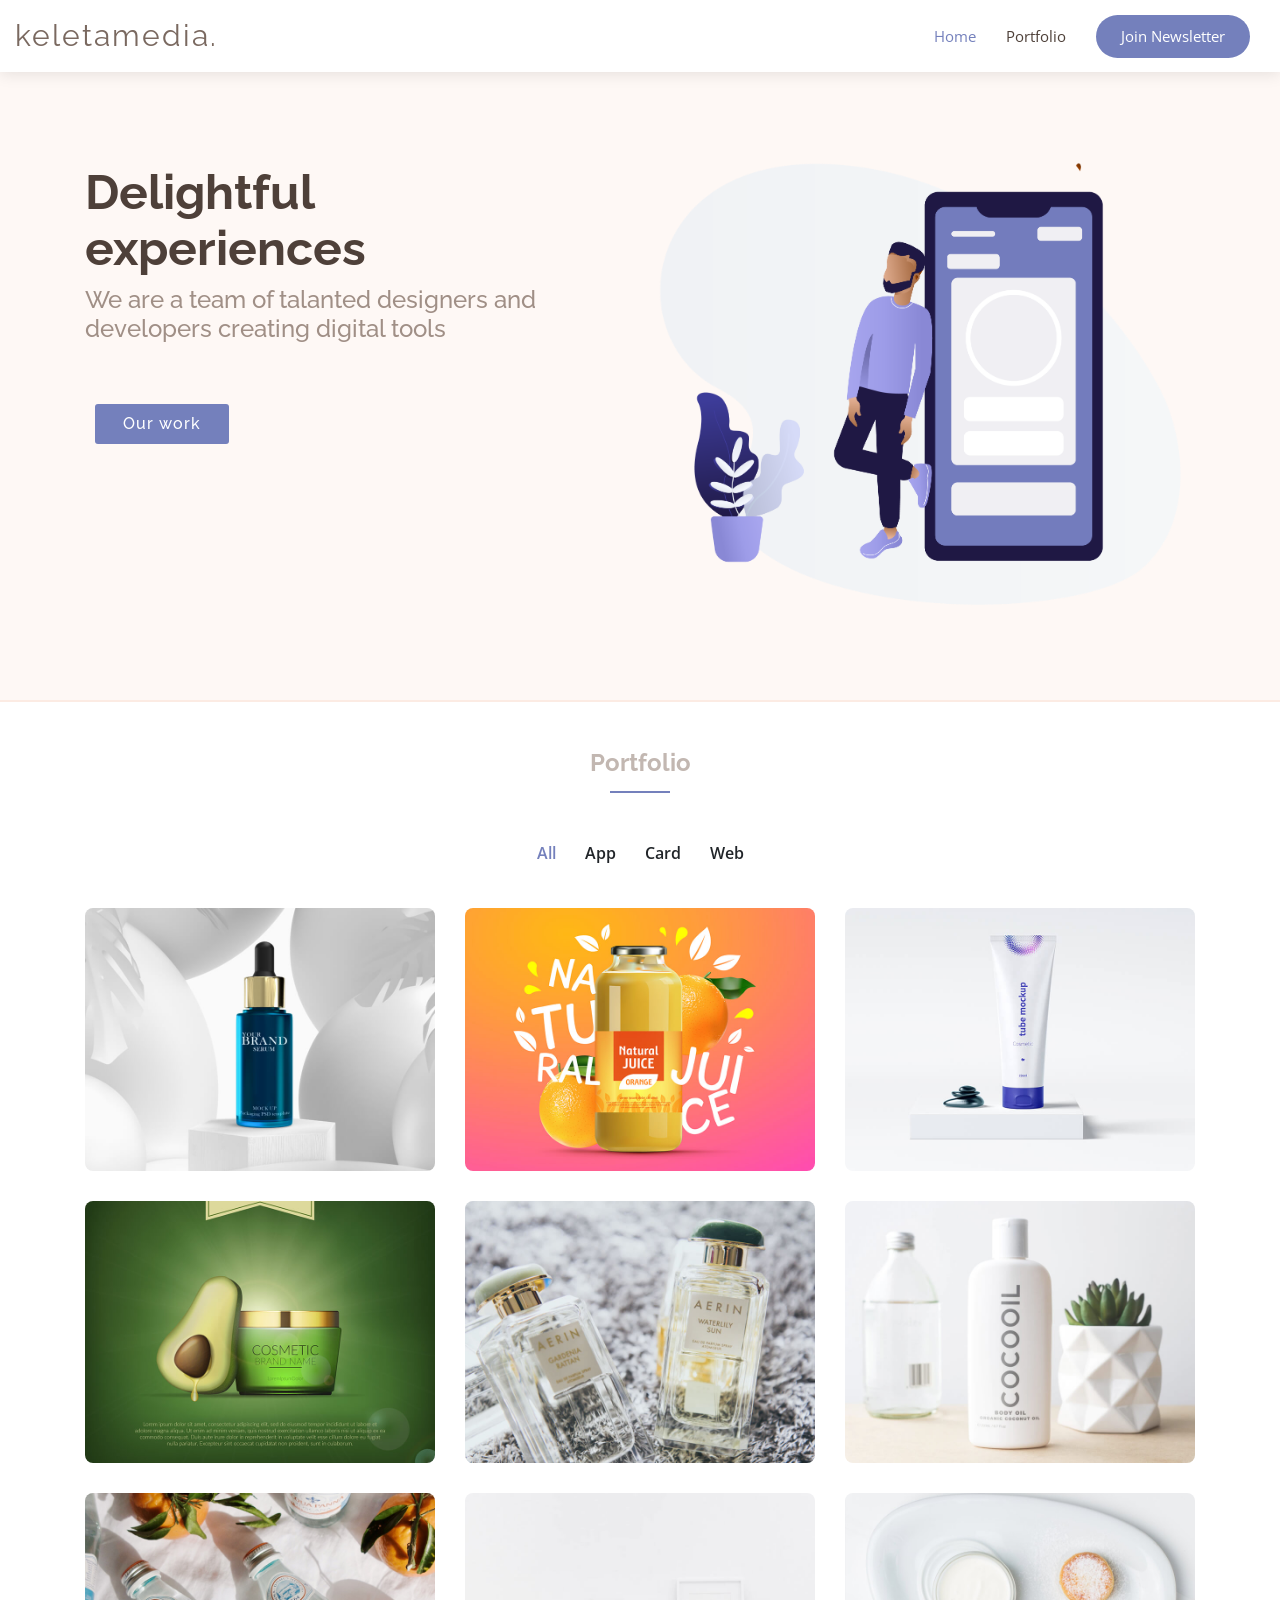
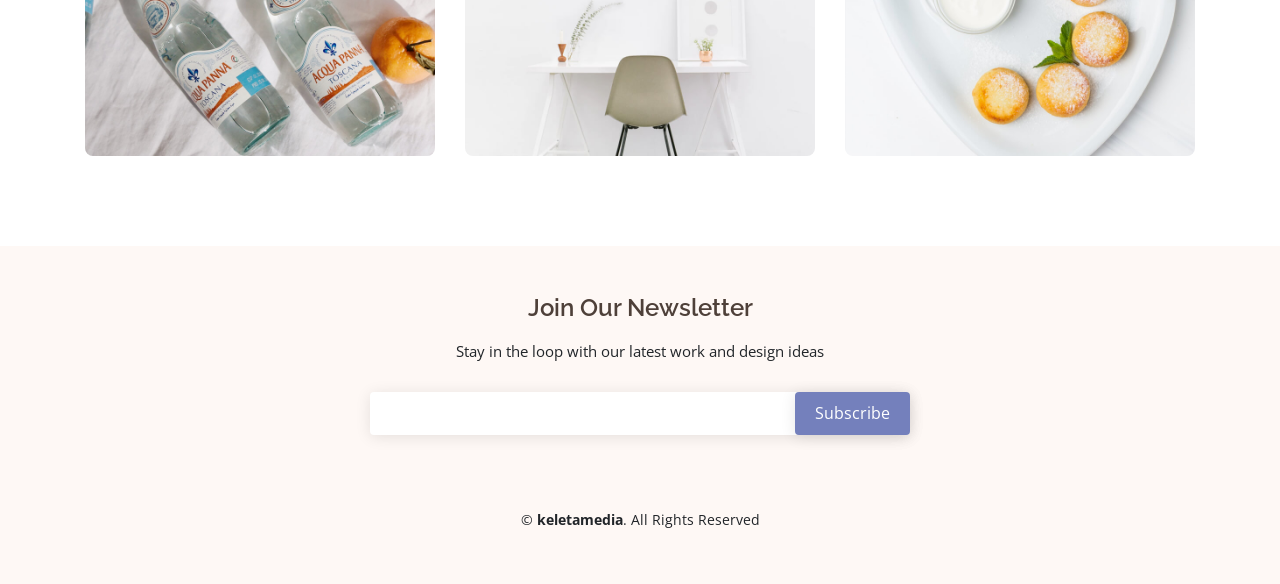
<file: index.html>
<!DOCTYPE html>
<html lang="en">
  <head>
    <meta charset="utf-8" />
    <meta content="width=device-width, initial-scale=1.0" name="viewport" />

    <title>KeletaMedia</title>
    <meta content="" name="descriptison" />
    <meta content="" name="keywords" />

    <!-- Favicons -->
    <link href="assets/img/km_purple.png" rel="icon" />
    <link href="assets/img/km.png" rel="apple-touch-icon" />

    <!-- Google Fonts -->
    <link
      href="https://fonts.googleapis.com/css?family=Open+Sans:300,300i,400,400i,600,600i,700,700i|Raleway:300,300i,400,400i,600,600i,700,700i"
      rel="stylesheet"
    />

    <!-- Vendor CSS Files -->
    <link
      href="assets/vendor/bootstrap/css/bootstrap.min.css"
      rel="stylesheet"
    />
    <link href="assets/vendor/icofont/icofont.min.css" rel="stylesheet" />
    <link href="assets/vendor/boxicons/css/boxicons.min.css" rel="stylesheet" />
    <link href="assets/vendor/venobox/venobox.css" rel="stylesheet" />
    <link
      href="assets/vendor/owl.carousel/assets/owl.carousel.min.css"
      rel="stylesheet"
    />
    <link href="assets/vendor/aos/aos.css" rel="stylesheet" />

    <!-- Template Main CSS File -->
    <link href="assets/css/style.css" rel="stylesheet" />

    <!-- =======================================================
  * Template Name: Ninestars - v2.2.0
  * Template URL: https://bootstrapmade.com/ninestars-free-bootstrap-3-theme-for-creative/
  * Author: BootstrapMade.com
  * License: https://bootstrapmade.com/license/
  ======================================================== -->
  </head>

  <body>
    <!-- ======= Header ======= -->
    <header id="header" class="fixed-top">
      <div class="container-fluid d-flex">
        <div class="logo mr-auto">
          <h1 class="text-light">
            <a href="index.html"><span>keletamedia.</span></a>
          </h1>
          <!-- Uncomment below if you prefer to use an image logo -->
          <!-- <a href="index.html"><img src="assets/img/logo.png" alt="" class="img-fluid"></a>-->
        </div>

        <nav class="nav-menu d-none d-lg-block">
          <ul>
            <li class="active"><a href="#hero">Home</a></li>
            <li><a href="#portfolio">Portfolio</a></li>

            <li class="get-started"><a href="#footer">Join Newsletter</a></li>
          </ul>
        </nav>
        <!-- .nav-menu -->
      </div>
    </header>
    <!-- End Header -->

    <!-- ======= Hero Section ======= -->
    <section id="hero" class="d-flex align-items-center">
      <div class="container">
        <div class="row">
          <div class="col-lg-6 pt-5 order-2 order-md-1">
            <h1>
              Delightful <br />
              experiences
            </h1>
            <h2>
              We are a team of talanted designers and developers creating
              digital tools
            </h2>
            <a href="#portfolio" class="btn-get-started scrollto">Our work</a>
          </div>
          <div class="col-lg-6 order-1 order-lg-2 hero-img">
            <img
              src="assets/img/abe_logo.png"
              class="img-fluid animated"
              alt=""
            />
          </div>
        </div>
      </div>
    </section>
    <!-- End Hero -->

    <main id="main">
      <!-- ======= Portfolio Section ======= -->
      <section id="portfolio" class="portfolio">
        <div class="container">
          <div class="section-title" data-aos="fade-up">
            <h2>Portfolio</h2>
            <p></p>
          </div>

          <div class="row" data-aos="fade-up" data-aos-delay="100">
            <div class="col-lg-12">
              <ul id="portfolio-flters">
                <li data-filter="*" class="filter-active">All</li>
                <li data-filter=".filter-app">App</li>
                <li data-filter=".filter-card">Card</li>
                <li data-filter=".filter-web">Web</li>
              </ul>
            </div>
          </div>

          <div
            class="row portfolio-container"
            data-aos="fade-up"
            data-aos-delay="200"
          >
            <div class="col-lg-4 col-md-6 portfolio-item filter-app">
              <div class="portfolio-wrap">
                <img
                  src="assets/img/portfolio/portfolio-1.jpg"
                  class="img-fluid"
                  alt=""
                />
                <div class="portfolio-links">
                  <a
                    href="assets/img/portfolio/portfolio-1.jpg"
                    data-gall="portfolioGallery"
                    class="venobox"
                    title="App 1"
                    ><i class="icofont-plus-circle"></i
                  ></a>
                </div>
                <div class="portfolio-info">
                  <h4>App 1</h4>
                  <p>App</p>
                </div>
              </div>
            </div>

            <div class="col-lg-4 col-md-6 portfolio-item filter-web">
              <div class="portfolio-wrap">
                <img
                  src="assets/img/portfolio/portfolio-2.jpg"
                  class="img-fluid"
                  alt=""
                />
                <div class="portfolio-links">
                  <a
                    href="assets/img/portfolio/portfolio-2.jpg"
                    data-gall="portfolioGallery"
                    class="venobox"
                    title="Web 3"
                    ><i class="icofont-plus-circle"></i
                  ></a>
                </div>
                <div class="portfolio-info">
                  <h4>Web 3</h4>
                  <p>Web</p>
                </div>
              </div>
            </div>

            <div class="col-lg-4 col-md-6 portfolio-item filter-app">
              <div class="portfolio-wrap">
                <img
                  src="assets/img/portfolio/portfolio-3.jpg"
                  class="img-fluid"
                  alt=""
                />
                <div class="portfolio-links">
                  <a
                    href="assets/img/portfolio/portfolio-3.jpg"
                    data-gall="portfolioGallery"
                    class="venobox"
                    title="App 2"
                    ><i class="icofont-plus-circle"></i
                  ></a>
                </div>
                <div class="portfolio-info">
                  <h4>App 2</h4>
                  <p>App</p>
                </div>
              </div>
            </div>

            <div class="col-lg-4 col-md-6 portfolio-item filter-card">
              <div class="portfolio-wrap">
                <img
                  src="assets/img/portfolio/portfolio-4.jpg"
                  class="img-fluid"
                  alt=""
                />
                <div class="portfolio-links">
                  <a
                    href="assets/img/portfolio/portfolio-4.jpg"
                    data-gall="portfolioGallery"
                    class="venobox"
                    title="Card 2"
                    ><i class="icofont-plus-circle"></i
                  ></a>
                </div>
                <div class="portfolio-info">
                  <h4>Card 2</h4>
                  <p>Card</p>
                </div>
              </div>
            </div>

            <div class="col-lg-4 col-md-6 portfolio-item filter-web">
              <div class="portfolio-wrap">
                <img
                  src="assets/img/portfolio/portfolio-5.jpg"
                  class="img-fluid"
                  alt=""
                />
                <div class="portfolio-links">
                  <a
                    href="assets/img/portfolio/portfolio-5.jpg"
                    data-gall="portfolioGallery"
                    class="venobox"
                    title="Web 2"
                    ><i class="icofont-plus-circle"></i
                  ></a>
                </div>
                <div class="portfolio-info">
                  <h4>Web 2</h4>
                  <p>Web</p>
                </div>
              </div>
            </div>

            <div class="col-lg-4 col-md-6 portfolio-item filter-app">
              <div class="portfolio-wrap">
                <img
                  src="assets/img/portfolio/portfolio-6.jpg"
                  class="img-fluid"
                  alt=""
                />
                <div class="portfolio-links">
                  <a
                    href="assets/img/portfolio/portfolio-6.jpg"
                    data-gall="portfolioGallery"
                    class="venobox"
                    title="App 3"
                    ><i class="icofont-plus-circle"></i
                  ></a>
                </div>
                <div class="portfolio-info">
                  <h4>App 3</h4>
                  <p>App</p>
                </div>
              </div>
            </div>

            <div class="col-lg-4 col-md-6 portfolio-item filter-card">
              <div class="portfolio-wrap">
                <img
                  src="assets/img/portfolio/portfolio-7.jpg"
                  class="img-fluid"
                  alt=""
                />
                <div class="portfolio-links">
                  <a
                    href="assets/img/portfolio/portfolio-7.jpg"
                    data-gall="portfolioGallery"
                    class="venobox"
                    title="Card 1"
                    ><i class="icofont-plus-circle"></i
                  ></a>
                </div>
                <div class="portfolio-info">
                  <h4>Card 1</h4>
                  <p>Card</p>
                </div>
              </div>
            </div>

            <div class="col-lg-4 col-md-6 portfolio-item filter-card">
              <div class="portfolio-wrap">
                <img
                  src="assets/img/portfolio/portfolio-8.jpg"
                  class="img-fluid"
                  alt=""
                />
                <div class="portfolio-links">
                  <a
                    href="assets/img/portfolio/portfolio-8.jpg"
                    data-gall="portfolioGallery"
                    class="venobox"
                    title="Card 3"
                    ><i class="icofont-plus-circle"></i
                  ></a>
                </div>
                <div class="portfolio-info">
                  <h4>Card 3</h4>
                  <p>Card</p>
                </div>
              </div>
            </div>

            <div class="col-lg-4 col-md-6 portfolio-item filter-web">
              <div class="portfolio-wrap">
                <img
                  src="assets/img/portfolio/portfolio-9.jpg"
                  class="img-fluid"
                  alt=""
                />
                <div class="portfolio-links">
                  <a
                    href="assets/img/portfolio/portfolio-9.jpg"
                    data-gall="portfolioGallery"
                    class="venobox"
                    title="Web 3"
                    ><i class="icofont-plus-circle"></i
                  ></a>
                </div>
                <div class="portfolio-info">
                  <h4>Web 3</h4>
                  <p>Web</p>
                </div>
              </div>
            </div>
          </div>
        </div>
      </section>
      <!-- End Portfolio Section -->
    </main>
    <!-- End #main -->

    <!-- ======= Footer ======= -->
    <footer id="footer">
      <div class="footer-newsletter" data-aos="fade-up">
        <div class="container">
          <div class="row justify-content-center">
            <div class="col-lg-6">
              <h4>Join Our Newsletter</h4>
              <p>
                Stay in the loop with our latest work and design ideas
              </p>
              <form method="post" action="https://upscri.be/mikrjy">
                <input type="email" name="email" />
                <input type="submit" value="Subscribe" />
              </form>
              <!-- <embed src="https://upscri.be/mikrjy" width="100%" height="100%"> -->
            </div>
          </div>
        </div>
      </div>
      <div class="container py-4">
        <div class="copyright">
          &copy; <strong><span>keletamedia</span></strong
          >. All Rights Reserved
        </div>
      </div>
    </footer>
    <!-- End Footer -->

    <!-- Vendor JS Files -->
    <script src="assets/vendor/jquery/jquery.min.js"></script>
    <script src="assets/vendor/bootstrap/js/bootstrap.bundle.min.js"></script>
    <script src="assets/vendor/jquery.easing/jquery.easing.min.js"></script>
    <script src="assets/vendor/php-email-form/validate.js"></script>
    <script src="assets/vendor/isotope-layout/isotope.pkgd.min.js"></script>
    <script src="assets/vendor/venobox/venobox.min.js"></script>
    <script src="assets/vendor/owl.carousel/owl.carousel.min.js"></script>
    <script src="assets/vendor/aos/aos.js"></script>

    <!-- Template Main JS File -->
    <script src="assets/js/main.js"></script>
  </body>
</html>
</file>
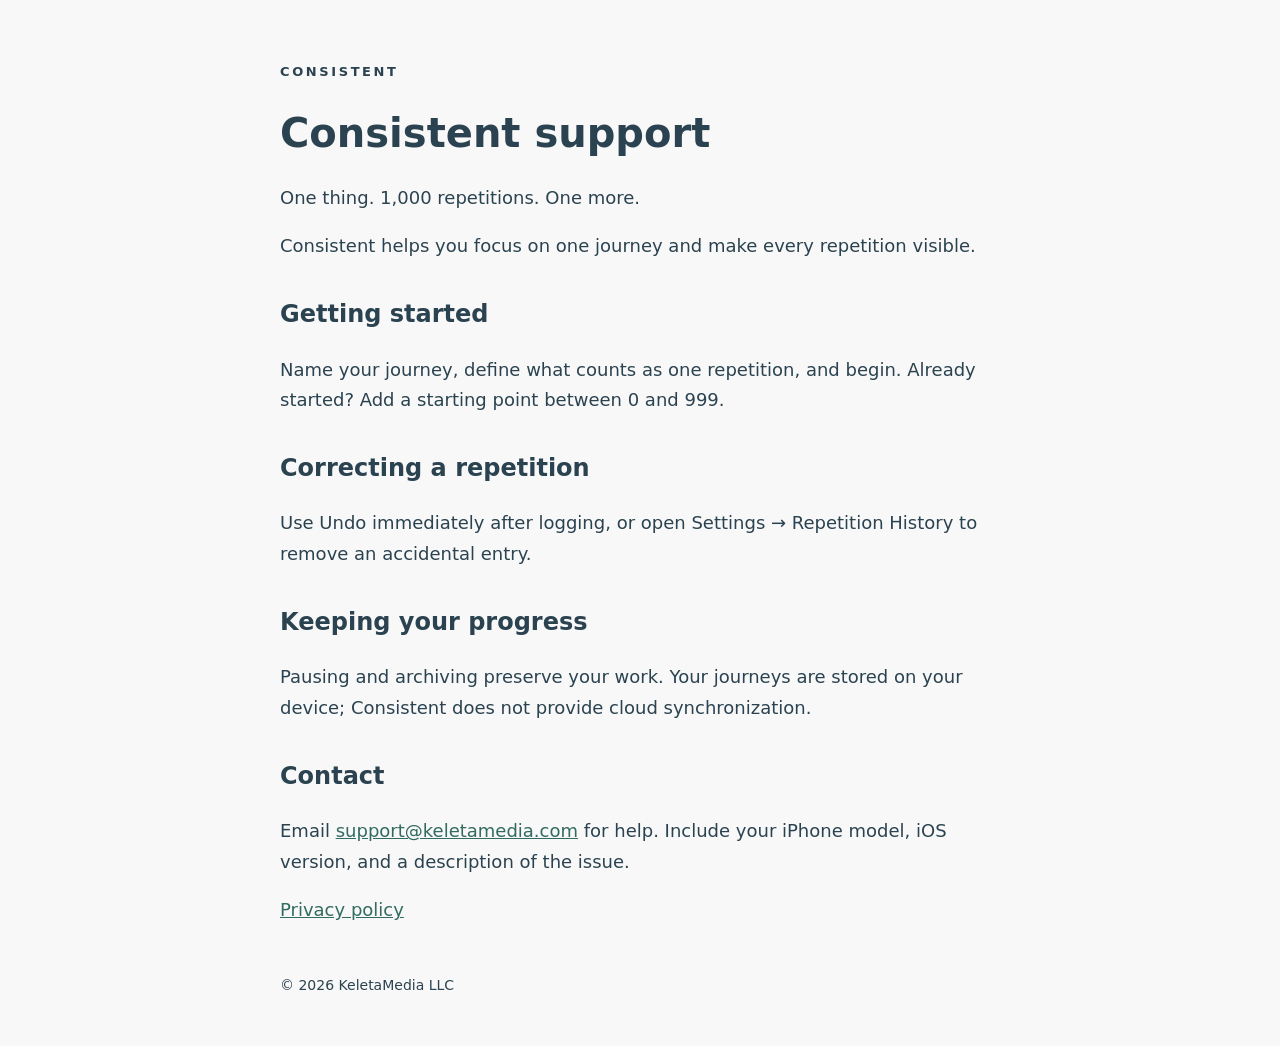
<file: consistent/index.html>
<!doctype html><html lang="en"><head><meta charset="utf-8"><meta name="viewport" content="width=device-width,initial-scale=1"><title>Consistent support · KeletaMedia LLC</title><style>body{font:18px/1.7 system-ui,-apple-system,sans-serif;background:#f8f8f8;color:#2b4350;margin:0;padding:48px 24px}main{max-width:720px;margin:auto}h1{font-size:40px;line-height:1.15}h2{font-size:24px;margin-top:32px}a{color:#326b60}footer{margin-top:48px;font-size:14px}.brand{letter-spacing:.2em;font-size:13px;font-weight:700}</style></head><body><main><p class="brand">CONSISTENT</p><h1>Consistent support</h1><p>One thing. 1,000 repetitions. One more.</p><p>Consistent helps you focus on one journey and make every repetition visible.</p><h2>Getting started</h2><p>Name your journey, define what counts as one repetition, and begin. Already started? Add a starting point between 0 and 999.</p><h2>Correcting a repetition</h2><p>Use Undo immediately after logging, or open Settings → Repetition History to remove an accidental entry.</p><h2>Keeping your progress</h2><p>Pausing and archiving preserve your work. Your journeys are stored on your device; Consistent does not provide cloud synchronization.</p><h2>Contact</h2><p>Email <a href="mailto:support@keletamedia.com">support@keletamedia.com</a> for help. Include your iPhone model, iOS version, and a description of the issue.</p><p><a href="privacy.html">Privacy policy</a></p><footer>© 2026 KeletaMedia LLC</footer></main></body></html>
</file>
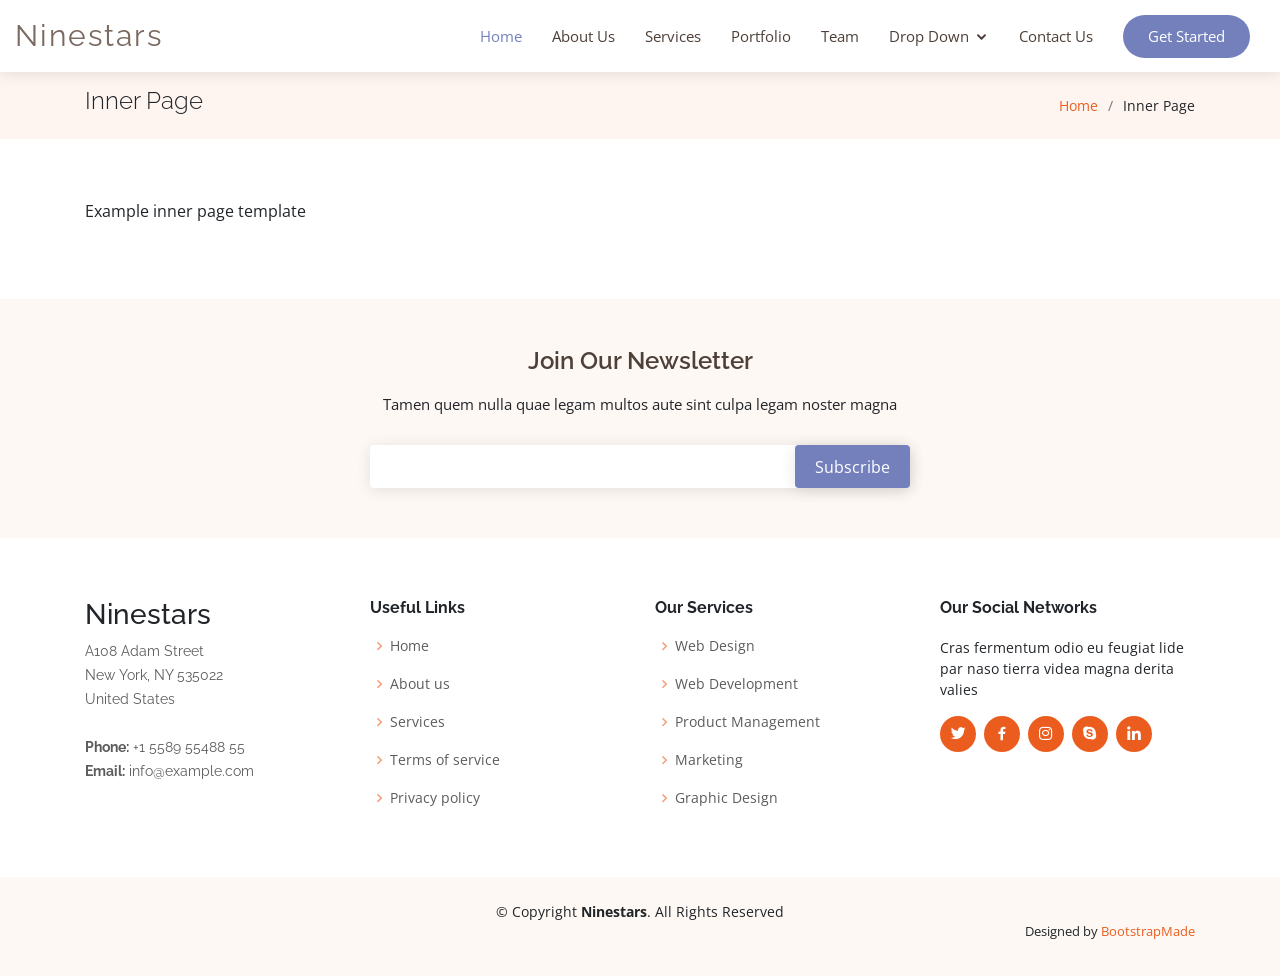
<file: inner-page.html>
<!DOCTYPE html>
<html lang="en">

<head>
  <meta charset="utf-8">
  <meta content="width=device-width, initial-scale=1.0" name="viewport">

  <title>Inner Page - Ninestars Bootstrap Template</title>
  <meta content="" name="descriptison">
  <meta content="" name="keywords">

  <!-- Favicons -->
  <link href="assets/img/favicon.png" rel="icon">
  <link href="assets/img/apple-touch-icon.png" rel="apple-touch-icon">

  <!-- Google Fonts -->
  <link href="https://fonts.googleapis.com/css?family=Open+Sans:300,300i,400,400i,600,600i,700,700i|Raleway:300,300i,400,400i,600,600i,700,700i" rel="stylesheet">

  <!-- Vendor CSS Files -->
  <link href="assets/vendor/bootstrap/css/bootstrap.min.css" rel="stylesheet">
  <link href="assets/vendor/icofont/icofont.min.css" rel="stylesheet">
  <link href="assets/vendor/boxicons/css/boxicons.min.css" rel="stylesheet">
  <link href="assets/vendor/venobox/venobox.css" rel="stylesheet">
  <link href="assets/vendor/owl.carousel/assets/owl.carousel.min.css" rel="stylesheet">
  <link href="assets/vendor/aos/aos.css" rel="stylesheet">

  <!-- Template Main CSS File -->
  <link href="assets/css/style.css" rel="stylesheet">

  <!-- =======================================================
  * Template Name: Ninestars - v2.2.0
  * Template URL: https://bootstrapmade.com/ninestars-free-bootstrap-3-theme-for-creative/
  * Author: BootstrapMade.com
  * License: https://bootstrapmade.com/license/
  ======================================================== -->
</head>

<body>

  <!-- ======= Header ======= -->
  <header id="header" class="fixed-top">
    <div class="container-fluid d-flex">

      <div class="logo mr-auto">
        <h1 class="text-light"><a href="index.html"><span>Ninestars</span></a></h1>
        <!-- Uncomment below if you prefer to use an image logo -->
        <!-- <a href="index.html"><img src="assets/img/logo.png" alt="" class="img-fluid"></a>-->
      </div>

      <nav class="nav-menu d-none d-lg-block">
        <ul>
          <li class="active"><a href="index.htm">Home</a></li>
          <li><a href="#about">About Us</a></li>
          <li><a href="#services">Services</a></li>
          <li><a href="#portfolio">Portfolio</a></li>
          <li><a href="#team">Team</a></li>
          <li class="drop-down"><a href="">Drop Down</a>
            <ul>
              <li><a href="#">Drop Down 1</a></li>
              <li class="drop-down"><a href="#">Drop Down 2</a>
                <ul>
                  <li><a href="#">Deep Drop Down 1</a></li>
                  <li><a href="#">Deep Drop Down 2</a></li>
                  <li><a href="#">Deep Drop Down 3</a></li>
                  <li><a href="#">Deep Drop Down 4</a></li>
                  <li><a href="#">Deep Drop Down 5</a></li>
                </ul>
              </li>
              <li><a href="#">Drop Down 3</a></li>
              <li><a href="#">Drop Down 4</a></li>
              <li><a href="#">Drop Down 5</a></li>
            </ul>
          </li>
          <li><a href="#contact">Contact Us</a></li>

          <li class="get-started"><a href="#about">Get Started</a></li>
        </ul>
      </nav><!-- .nav-menu -->

    </div>
  </header><!-- End Header -->

  <main id="main">

    <!-- ======= Breadcrumbs Section ======= -->
    <section class="breadcrumbs">
      <div class="container">

        <div class="d-flex justify-content-between align-items-center">
          <h2>Inner Page</h2>
          <ol>
            <li><a href="index.html">Home</a></li>
            <li>Inner Page</li>
          </ol>
        </div>

      </div>
    </section><!-- End Breadcrumbs Section -->

    <section class="inner-page">
      <div class="container">
        <p>
          Example inner page template
        </p>
      </div>
    </section>

  </main><!-- End #main -->

  <!-- ======= Footer ======= -->
  <footer id="footer">

    <div class="footer-newsletter" data-aos="fade-up">
      <div class="container">
        <div class="row justify-content-center">
          <div class="col-lg-6">
            <h4>Join Our Newsletter</h4>
            <p>Tamen quem nulla quae legam multos aute sint culpa legam noster magna</p>
            <form action="" method="post">
              <input type="email" name="email"><input type="submit" value="Subscribe">
            </form>
          </div>
        </div>
      </div>
    </div>

    <div class="footer-top">
      <div class="container">
        <div class="row">

          <div class="col-lg-3 col-md-6 footer-contact" data-aos="fade-up" data-aos-delay="100">
            <h3>Ninestars</h3>
            <p>
              A108 Adam Street <br>
              New York, NY 535022<br>
              United States <br><br>
              <strong>Phone:</strong> +1 5589 55488 55<br>
              <strong>Email:</strong> info@example.com<br>
            </p>
          </div>

          <div class="col-lg-3 col-md-6 footer-links" data-aos="fade-up" data-aos-delay="200">
            <h4>Useful Links</h4>
            <ul>
              <li><i class="bx bx-chevron-right"></i> <a href="#">Home</a></li>
              <li><i class="bx bx-chevron-right"></i> <a href="#">About us</a></li>
              <li><i class="bx bx-chevron-right"></i> <a href="#">Services</a></li>
              <li><i class="bx bx-chevron-right"></i> <a href="#">Terms of service</a></li>
              <li><i class="bx bx-chevron-right"></i> <a href="#">Privacy policy</a></li>
            </ul>
          </div>

          <div class="col-lg-3 col-md-6 footer-links" data-aos="fade-up" data-aos-delay="300">
            <h4>Our Services</h4>
            <ul>
              <li><i class="bx bx-chevron-right"></i> <a href="#">Web Design</a></li>
              <li><i class="bx bx-chevron-right"></i> <a href="#">Web Development</a></li>
              <li><i class="bx bx-chevron-right"></i> <a href="#">Product Management</a></li>
              <li><i class="bx bx-chevron-right"></i> <a href="#">Marketing</a></li>
              <li><i class="bx bx-chevron-right"></i> <a href="#">Graphic Design</a></li>
            </ul>
          </div>

          <div class="col-lg-3 col-md-6 footer-links" data-aos="fade-up" data-aos-delay="400">
            <h4>Our Social Networks</h4>
            <p>Cras fermentum odio eu feugiat lide par naso tierra videa magna derita valies</p>
            <div class="social-links mt-3">
              <a href="#" class="twitter"><i class="bx bxl-twitter"></i></a>
              <a href="#" class="facebook"><i class="bx bxl-facebook"></i></a>
              <a href="#" class="instagram"><i class="bx bxl-instagram"></i></a>
              <a href="#" class="google-plus"><i class="bx bxl-skype"></i></a>
              <a href="#" class="linkedin"><i class="bx bxl-linkedin"></i></a>
            </div>
          </div>

        </div>
      </div>
    </div>

    <div class="container py-4">
      <div class="copyright">
        &copy; Copyright <strong><span>Ninestars</span></strong>. All Rights Reserved
      </div>
      <div class="credits">
        <!-- All the links in the footer should remain intact. -->
        <!-- You can delete the links only if you purchased the pro version. -->
        <!-- Licensing information: https://bootstrapmade.com/license/ -->
        <!-- Purchase the pro version with working PHP/AJAX contact form: https://bootstrapmade.com/ninestars-free-bootstrap-3-theme-for-creative/ -->
        Designed by <a href="https://bootstrapmade.com/">BootstrapMade</a>
      </div>
    </div>
  </footer><!-- End Footer -->

  <a href="#" class="back-to-top"><i class="icofont-simple-up"></i></a>

  <!-- Vendor JS Files -->
  <script src="assets/vendor/jquery/jquery.min.js"></script>
  <script src="assets/vendor/bootstrap/js/bootstrap.bundle.min.js"></script>
  <script src="assets/vendor/jquery.easing/jquery.easing.min.js"></script>
  <script src="assets/vendor/php-email-form/validate.js"></script>
  <script src="assets/vendor/isotope-layout/isotope.pkgd.min.js"></script>
  <script src="assets/vendor/venobox/venobox.min.js"></script>
  <script src="assets/vendor/owl.carousel/owl.carousel.min.js"></script>
  <script src="assets/vendor/aos/aos.js"></script>

  <!-- Template Main JS File -->
  <script src="assets/js/main.js"></script>

</body>

</html>
</file>
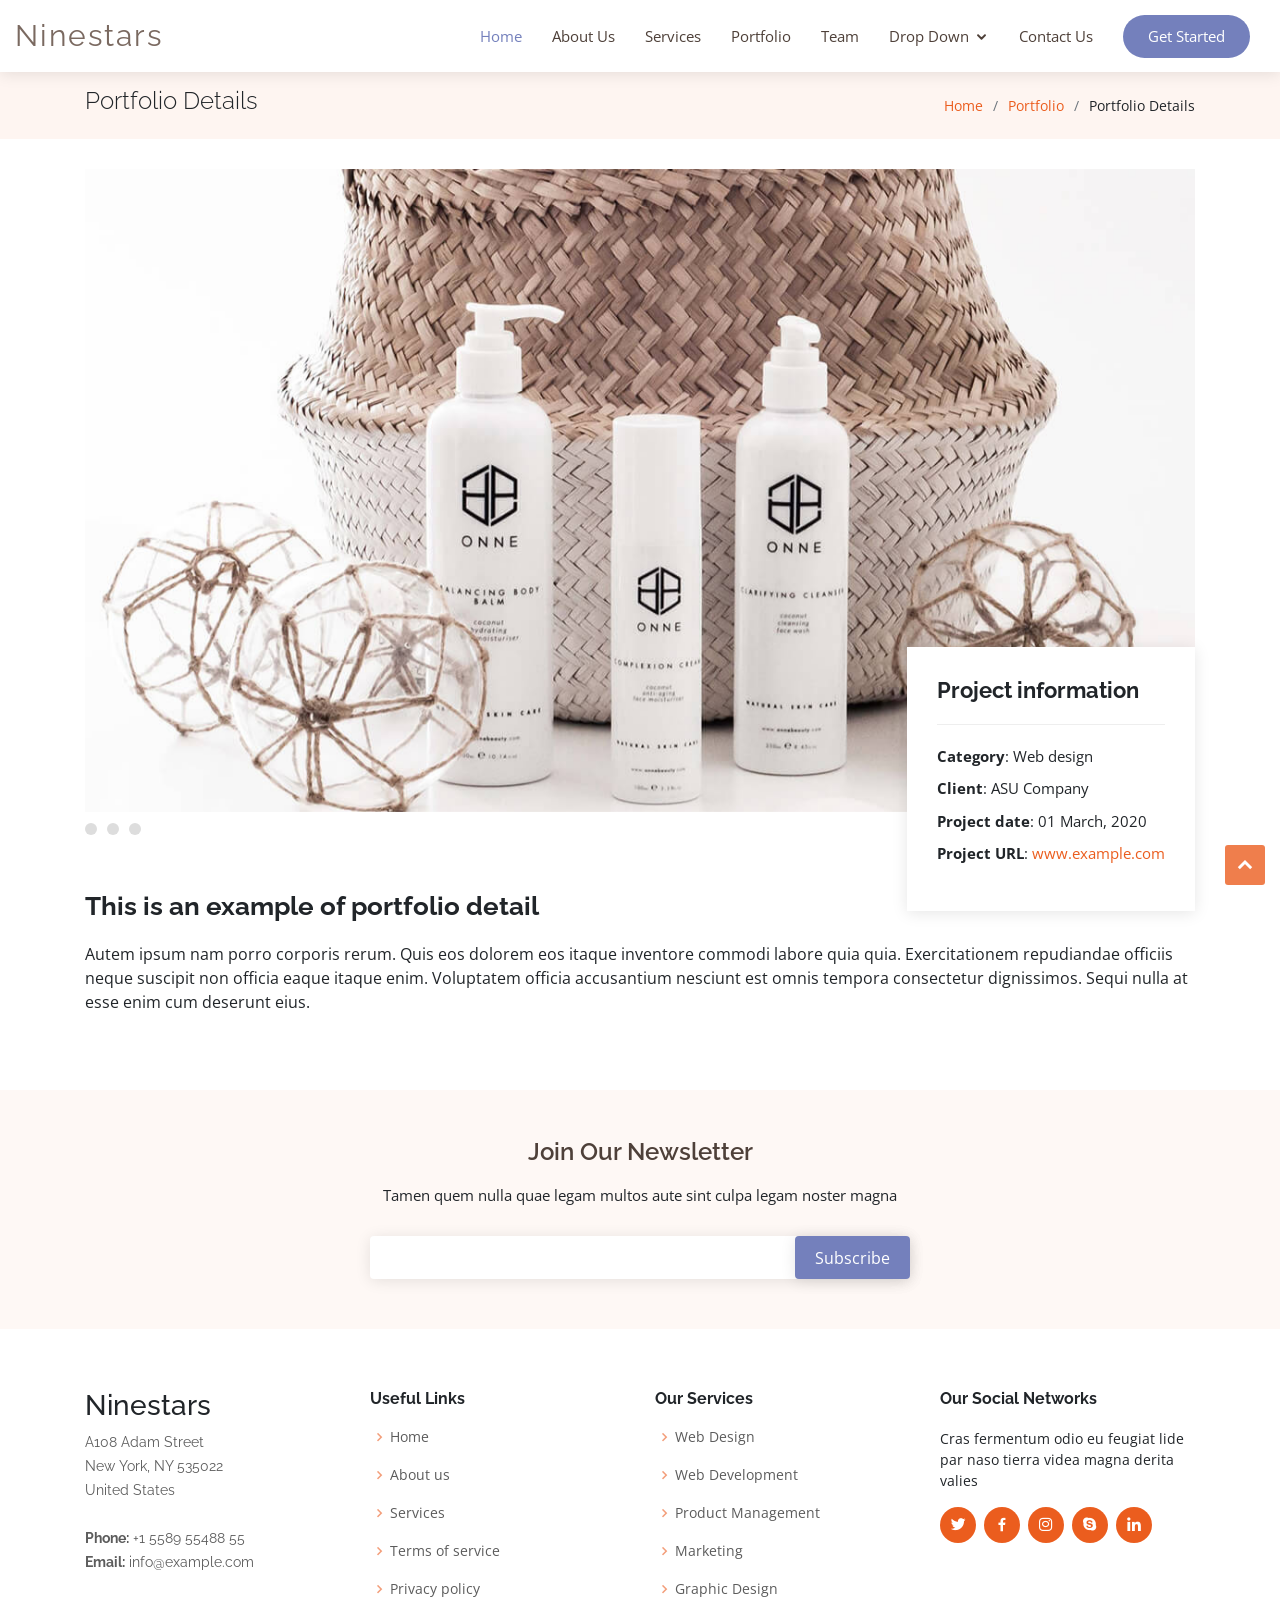
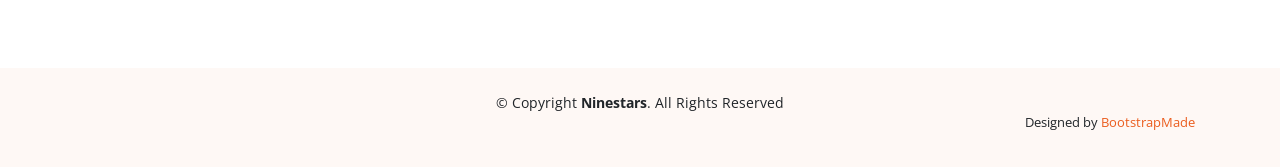
<file: portfolio-details.html>
<!DOCTYPE html>
<html lang="en">

<head>
  <meta charset="utf-8">
  <meta content="width=device-width, initial-scale=1.0" name="viewport">

  <title>Portfolio Details - Ninestars Bootstrap Template</title>
  <meta content="" name="descriptison">
  <meta content="" name="keywords">

  <!-- Favicons -->
  <link href="assets/img/favicon.png" rel="icon">
  <link href="assets/img/apple-touch-icon.png" rel="apple-touch-icon">

  <!-- Google Fonts -->
  <link href="https://fonts.googleapis.com/css?family=Open+Sans:300,300i,400,400i,600,600i,700,700i|Raleway:300,300i,400,400i,600,600i,700,700i" rel="stylesheet">

  <!-- Vendor CSS Files -->
  <link href="assets/vendor/bootstrap/css/bootstrap.min.css" rel="stylesheet">
  <link href="assets/vendor/icofont/icofont.min.css" rel="stylesheet">
  <link href="assets/vendor/boxicons/css/boxicons.min.css" rel="stylesheet">
  <link href="assets/vendor/venobox/venobox.css" rel="stylesheet">
  <link href="assets/vendor/owl.carousel/assets/owl.carousel.min.css" rel="stylesheet">
  <link href="assets/vendor/aos/aos.css" rel="stylesheet">

  <!-- Template Main CSS File -->
  <link href="assets/css/style.css" rel="stylesheet">

  <!-- =======================================================
  * Template Name: Ninestars - v2.2.0
  * Template URL: https://bootstrapmade.com/ninestars-free-bootstrap-3-theme-for-creative/
  * Author: BootstrapMade.com
  * License: https://bootstrapmade.com/license/
  ======================================================== -->
</head>

<body>

  <!-- ======= Header ======= -->
  <header id="header" class="fixed-top">
    <div class="container-fluid d-flex">

      <div class="logo mr-auto">
        <h1 class="text-light"><a href="index.html"><span>Ninestars</span></a></h1>
        <!-- Uncomment below if you prefer to use an image logo -->
        <!-- <a href="index.html"><img src="assets/img/logo.png" alt="" class="img-fluid"></a>-->
      </div>

      <nav class="nav-menu d-none d-lg-block">
        <ul>
          <li class="active"><a href="index.htm">Home</a></li>
          <li><a href="#about">About Us</a></li>
          <li><a href="#services">Services</a></li>
          <li><a href="#portfolio">Portfolio</a></li>
          <li><a href="#team">Team</a></li>
          <li class="drop-down"><a href="">Drop Down</a>
            <ul>
              <li><a href="#">Drop Down 1</a></li>
              <li class="drop-down"><a href="#">Drop Down 2</a>
                <ul>
                  <li><a href="#">Deep Drop Down 1</a></li>
                  <li><a href="#">Deep Drop Down 2</a></li>
                  <li><a href="#">Deep Drop Down 3</a></li>
                  <li><a href="#">Deep Drop Down 4</a></li>
                  <li><a href="#">Deep Drop Down 5</a></li>
                </ul>
              </li>
              <li><a href="#">Drop Down 3</a></li>
              <li><a href="#">Drop Down 4</a></li>
              <li><a href="#">Drop Down 5</a></li>
            </ul>
          </li>
          <li><a href="#contact">Contact Us</a></li>

          <li class="get-started"><a href="#about">Get Started</a></li>
        </ul>
      </nav><!-- .nav-menu -->

    </div>
  </header><!-- End Header -->

  <main id="main">

    <!-- ======= Breadcrumbs Section ======= -->
    <section class="breadcrumbs">
      <div class="container">

        <div class="d-flex justify-content-between align-items-center">
          <h2>Portfolio Details</h2>
          <ol>
            <li><a href="index.html">Home</a></li>
            <li><a href="portfolio.html">Portfolio</a></li>
            <li>Portfolio Details</li>
          </ol>
        </div>

      </div>
    </section><!-- Breadcrumbs Section -->

    <!-- ======= Portfolio Details Section ======= -->
    <section class="portfolio-details">
      <div class="container">

        <div class="portfolio-details-container">

          <div class="owl-carousel portfolio-details-carousel">
            <img src="assets/img/portfolio/portfolio-details-1.jpg" class="img-fluid" alt="">
            <img src="assets/img/portfolio/portfolio-details-2.jpg" class="img-fluid" alt="">
            <img src="assets/img/portfolio/portfolio-details-3.jpg" class="img-fluid" alt="">
          </div>

          <div class="portfolio-info">
            <h3>Project information</h3>
            <ul>
              <li><strong>Category</strong>: Web design</li>
              <li><strong>Client</strong>: ASU Company</li>
              <li><strong>Project date</strong>: 01 March, 2020</li>
              <li><strong>Project URL</strong>: <a href="#">www.example.com</a></li>
            </ul>
          </div>

        </div>

        <div class="portfolio-description">
          <h2>This is an example of portfolio detail</h2>
          <p>
            Autem ipsum nam porro corporis rerum. Quis eos dolorem eos itaque inventore commodi labore quia quia. Exercitationem repudiandae officiis neque suscipit non officia eaque itaque enim. Voluptatem officia accusantium nesciunt est omnis tempora consectetur dignissimos. Sequi nulla at esse enim cum deserunt eius.
          </p>
        </div>
      </div>
    </section><!-- End Portfolio Details Section -->

  </main><!-- End #main -->

  <!-- ======= Footer ======= -->
  <footer id="footer">

    <div class="footer-newsletter" data-aos="fade-up">
      <div class="container">
        <div class="row justify-content-center">
          <div class="col-lg-6">
            <h4>Join Our Newsletter</h4>
            <p>Tamen quem nulla quae legam multos aute sint culpa legam noster magna</p>
            <form action="" method="post">
              <input type="email" name="email"><input type="submit" value="Subscribe">
            </form>
          </div>
        </div>
      </div>
    </div>

    <div class="footer-top">
      <div class="container">
        <div class="row">

          <div class="col-lg-3 col-md-6 footer-contact" data-aos="fade-up" data-aos-delay="100">
            <h3>Ninestars</h3>
            <p>
              A108 Adam Street <br>
              New York, NY 535022<br>
              United States <br><br>
              <strong>Phone:</strong> +1 5589 55488 55<br>
              <strong>Email:</strong> info@example.com<br>
            </p>
          </div>

          <div class="col-lg-3 col-md-6 footer-links" data-aos="fade-up" data-aos-delay="200">
            <h4>Useful Links</h4>
            <ul>
              <li><i class="bx bx-chevron-right"></i> <a href="#">Home</a></li>
              <li><i class="bx bx-chevron-right"></i> <a href="#">About us</a></li>
              <li><i class="bx bx-chevron-right"></i> <a href="#">Services</a></li>
              <li><i class="bx bx-chevron-right"></i> <a href="#">Terms of service</a></li>
              <li><i class="bx bx-chevron-right"></i> <a href="#">Privacy policy</a></li>
            </ul>
          </div>

          <div class="col-lg-3 col-md-6 footer-links" data-aos="fade-up" data-aos-delay="300">
            <h4>Our Services</h4>
            <ul>
              <li><i class="bx bx-chevron-right"></i> <a href="#">Web Design</a></li>
              <li><i class="bx bx-chevron-right"></i> <a href="#">Web Development</a></li>
              <li><i class="bx bx-chevron-right"></i> <a href="#">Product Management</a></li>
              <li><i class="bx bx-chevron-right"></i> <a href="#">Marketing</a></li>
              <li><i class="bx bx-chevron-right"></i> <a href="#">Graphic Design</a></li>
            </ul>
          </div>

          <div class="col-lg-3 col-md-6 footer-links" data-aos="fade-up" data-aos-delay="400">
            <h4>Our Social Networks</h4>
            <p>Cras fermentum odio eu feugiat lide par naso tierra videa magna derita valies</p>
            <div class="social-links mt-3">
              <a href="#" class="twitter"><i class="bx bxl-twitter"></i></a>
              <a href="#" class="facebook"><i class="bx bxl-facebook"></i></a>
              <a href="#" class="instagram"><i class="bx bxl-instagram"></i></a>
              <a href="#" class="google-plus"><i class="bx bxl-skype"></i></a>
              <a href="#" class="linkedin"><i class="bx bxl-linkedin"></i></a>
            </div>
          </div>

        </div>
      </div>
    </div>

    <div class="container py-4">
      <div class="copyright">
        &copy; Copyright <strong><span>Ninestars</span></strong>. All Rights Reserved
      </div>
      <div class="credits">
        <!-- All the links in the footer should remain intact. -->
        <!-- You can delete the links only if you purchased the pro version. -->
        <!-- Licensing information: https://bootstrapmade.com/license/ -->
        <!-- Purchase the pro version with working PHP/AJAX contact form: https://bootstrapmade.com/ninestars-free-bootstrap-3-theme-for-creative/ -->
        Designed by <a href="https://bootstrapmade.com/">BootstrapMade</a>
      </div>
    </div>
  </footer><!-- End Footer -->

  <a href="#" class="back-to-top"><i class="icofont-simple-up"></i></a>

  <!-- Vendor JS Files -->
  <script src="assets/vendor/jquery/jquery.min.js"></script>
  <script src="assets/vendor/bootstrap/js/bootstrap.bundle.min.js"></script>
  <script src="assets/vendor/jquery.easing/jquery.easing.min.js"></script>
  <script src="assets/vendor/php-email-form/validate.js"></script>
  <script src="assets/vendor/isotope-layout/isotope.pkgd.min.js"></script>
  <script src="assets/vendor/venobox/venobox.min.js"></script>
  <script src="assets/vendor/owl.carousel/owl.carousel.min.js"></script>
  <script src="assets/vendor/aos/aos.js"></script>

  <!-- Template Main JS File -->
  <script src="assets/js/main.js"></script>

</body>

</html>
</file>
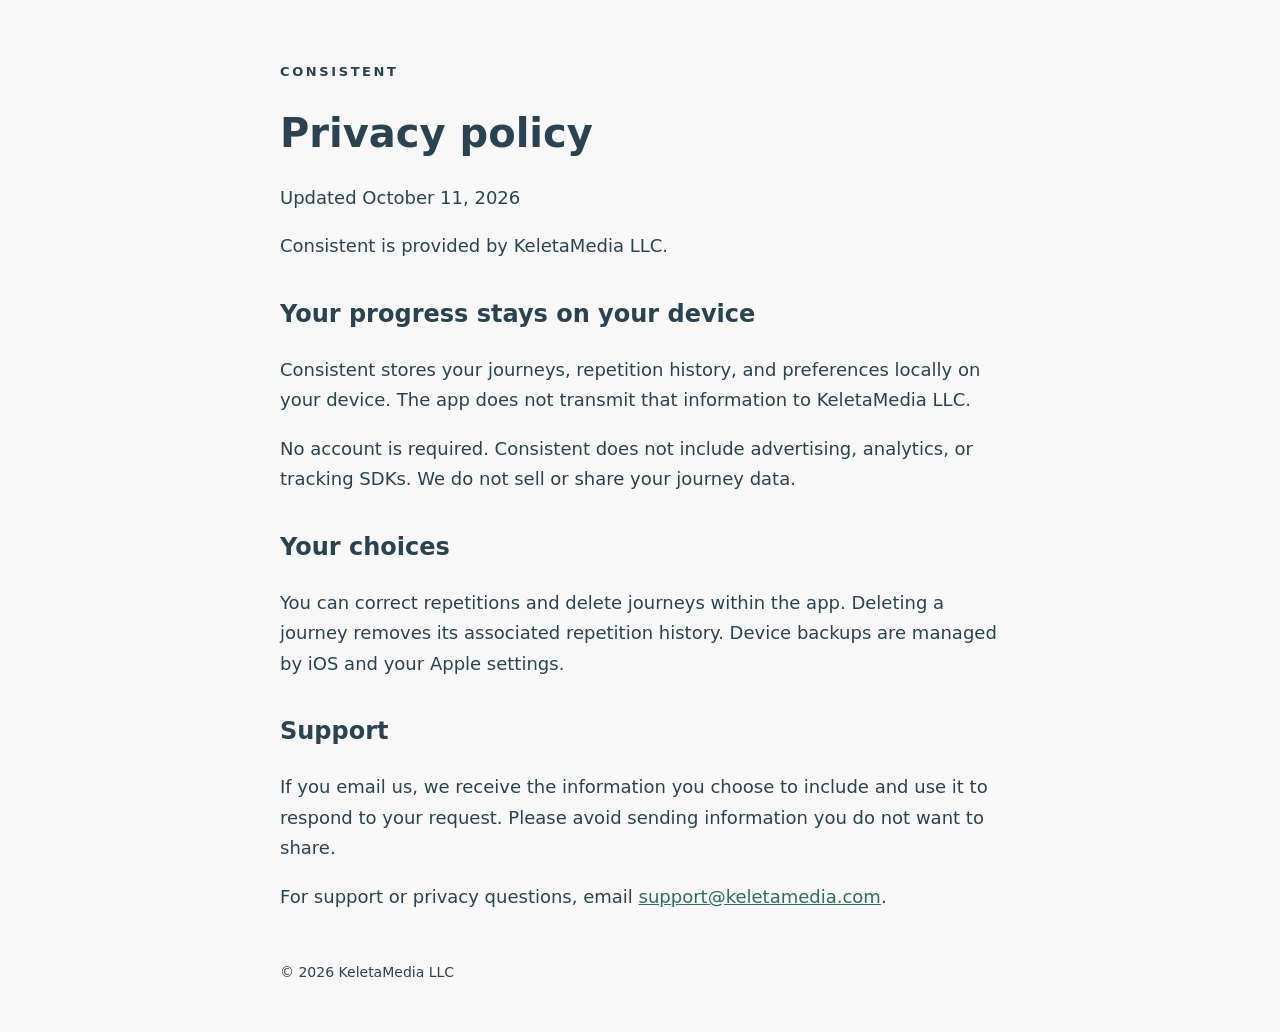
<file: consistent/privacy.html>
<!doctype html><html lang="en"><head><meta charset="utf-8"><meta name="viewport" content="width=device-width,initial-scale=1"><title>Privacy policy · KeletaMedia LLC</title><style>body{font:18px/1.7 system-ui,-apple-system,sans-serif;background:#f8f8f8;color:#2b4350;margin:0;padding:48px 24px}main{max-width:720px;margin:auto}h1{font-size:40px;line-height:1.15}h2{font-size:24px;margin-top:32px}a{color:#326b60}footer{margin-top:48px;font-size:14px}.brand{letter-spacing:.2em;font-size:13px;font-weight:700}</style></head><body><main><p class="brand">CONSISTENT</p><h1>Privacy policy</h1><p>Updated October 11, 2026</p><p>Consistent is provided by KeletaMedia LLC.</p><h2>Your progress stays on your device</h2><p>Consistent stores your journeys, repetition history, and preferences locally on your device. The app does not transmit that information to KeletaMedia LLC.</p><p>No account is required. Consistent does not include advertising, analytics, or tracking SDKs. We do not sell or share your journey data.</p><h2>Your choices</h2><p>You can correct repetitions and delete journeys within the app. Deleting a journey removes its associated repetition history. Device backups are managed by iOS and your Apple settings.</p><h2>Support</h2><p>If you email us, we receive the information you choose to include and use it to respond to your request. Please avoid sending information you do not want to share.</p><p>For support or privacy questions, email <a href="mailto:support@keletamedia.com">support@keletamedia.com</a>.</p><footer>© 2026 KeletaMedia LLC</footer></main></body></html>
</file>
<file: assets/vendor/venobox/venobox.css>
/* ------ venobox.css --------*/
.vbox-overlay *, .vbox-overlay *:before, .vbox-overlay *:after{
    -webkit-backface-visibility: hidden;
    -webkit-box-sizing:border-box;
    -moz-box-sizing:border-box;
    box-sizing:border-box;
}
.vbox-overlay * { 
    -webkit-backface-visibility: visible;
    backface-visibility: visible;
}
.vbox-overlay{
    display: -webkit-flex;
    display: flex;
    -webkit-flex-direction: column;
    flex-direction: column;
    -webkit-justify-content: center;
    justify-content: center;
    -webkit-align-items: center;
    align-items: center;
    position: fixed;
    left: 0;
    top: 0;
    bottom: 0;
    right: 0;
    z-index: 999999;
}

/* ----- navigation ----- */
.vbox-title{
    width: 100%;
    height: 40px;
    float: left;
    text-align: center;
    line-height: 28px;
    font-size: 12px;
    padding: 6px 50px;
    overflow: hidden;
    position: fixed;
    display: none;
    left: 0;
    z-index: 89;
}
.vbox-close{
    cursor: pointer;
    position: fixed;
    top: -1px;
    right: 0;
    width: 50px;
    height: 40px;
    padding: 6px;
    display: block;
    background-position:10px center;
    overflow: hidden;
    font-size: 24px;
    line-height: 1;
    text-align: center;
    z-index: 99;
}
.vbox-left{
    cursor: pointer;
    position: fixed;
    left: 0;
    height: 40px;
    overflow: hidden;
    line-height: 28px;
    font-size: 12px;
    z-index: 99;
    display: flex;
    align-items:center;
}
.vbox-num{
    display: inline-block;
    margin: 6px 0 6px 15px;
}
/* ----- Social share ----- */
.vbox-share{
    line-height: 28px;
    font-size: 12px;
    overflow: hidden;
    position: fixed;
    left: 0;
    z-index: 98;
    display: flex;
    align-items:center;
    justify-content: center;
    width: 100%;
    text-align: center;
}
.vbox-share svg{
    max-height: 28px;
    width: 28px;
    z-index: 10;
    margin-left: 12px;
    margin-top: 6px;
    margin-bottom: 6px;
    vertical-align: middle;
}


/* ----- navigation ARROWS ----- */
.vbox-next, .vbox-prev{
    position: fixed;
    top: 50%;
    margin-top: -15px;
    overflow: hidden;
    cursor: pointer;
    display: block;
    width: 45px;
    height: 45px;
    z-index: 99;
}
.vbox-next span, .vbox-prev span{
    position: relative;
    width: 20px;
    height: 20px;
    border: 2px solid transparent;
    border-top-color: #B6B6B6;
    border-right-color: #B6B6B6;
    text-indent: -100px;
    position: absolute;
    top: 8px;
    display: block;
}
.vbox-prev{
    left: 15px;
}
.vbox-next{
    right: 15px;
}
.vbox-prev span{
    left: 10px;
    -ms-transform: rotate(-135deg);
    -webkit-transform: rotate(-135deg);
    transform: rotate(-135deg);
}
.vbox-next span{
    -ms-transform: rotate(45deg);
    -webkit-transform: rotate(45deg);
    transform: rotate(45deg);
    right: 10px;
}
/* ------- inline window ------ */
.vbox-inline{
    width: 420px;
    height: 315px;
    height: 70vh;
    padding: 10px;
    background: #fff;
    margin: 0 auto;
    overflow: auto;
    text-align: left;
}
/* ------- Video & iFrames window ------ */
.venoframe{
    max-width: 100%;
    width: 100%;
    border: none;
    width: 100%;
    height: 260px;
    height: 70vh;
}
.venoframe.vbvid{
    height: 260px;
}
@media (min-width: 768px) {
    .venoframe, .vbox-inline{
        width: 90%;
        height: 360px;
        height: 70vh;
    }
    .venoframe.vbvid{
        width: 640px;
        height: 360px;
    }
}
@media (min-width: 992px) {
    .venoframe, .vbox-inline{
        max-width: 1200px;
        width: 80%;
        height: 540px;
        height: 70vh;
    }
    .venoframe.vbvid{
        width: 960px;
        height: 540px;
    }
}
/* 
Please do NOT edit this part! 
or at least read this note: http://i.imgur.com/7C0ws9e.gif
*/
.vbox-open{
    overflow: hidden;
}
.vbox-container{
    position: absolute;
    left: 0;
    right: 0;
    top: 0;
    bottom: 0;
    overflow-x: hidden;
    overflow-y: scroll;
    overflow-scrolling: touch;
    -webkit-overflow-scrolling: touch;
    z-index: 20;
    max-height: 100%;

}

.vbox-content{
    text-align: center;
    float: left;
    width: 100%;
    position: relative;
    overflow: hidden;
    padding: 20px 4%;
}
.vbox-container img{
    max-width: 100%;
    height: auto;
}
.vbox-figlio{
    box-shadow: 0 0 12px rgba(0,0,0,0.19), 0 6px 6px rgba(0,0,0,0.23);
    max-width: 100%;
    text-align: initial;
}
img.vbox-figlio{
    -webkit-user-select: none;
-khtml-user-select: none;
-moz-user-select: none;
-o-user-select: none;
user-select: none;
}
.vbox-content.swipe-left{
    margin-left: -200px !important;
}
.vbox-content.swipe-right{
    margin-left: 200px !important;
}
.vbox-animated{
    webkit-transition: margin 300ms ease-out;
    transition: margin 300ms ease-out;
}

/* ---------- preloader ----------
 * SPINKIT 
 * http://tobiasahlin.com/spinkit/
-------------------------------- */
.sk-double-bounce,.sk-rotating-plane{width:40px;height:40px;margin:40px auto}.sk-rotating-plane{background-color:#333;-webkit-animation:sk-rotatePlane 1.2s infinite ease-in-out;animation:sk-rotatePlane 1.2s infinite ease-in-out}@-webkit-keyframes sk-rotatePlane{0%{-webkit-transform:perspective(120px) rotateX(0) rotateY(0);transform:perspective(120px) rotateX(0) rotateY(0)}50%{-webkit-transform:perspective(120px) rotateX(-180.1deg) rotateY(0);transform:perspective(120px) rotateX(-180.1deg) rotateY(0)}100%{-webkit-transform:perspective(120px) rotateX(-180deg) rotateY(-179.9deg);transform:perspective(120px) rotateX(-180deg) rotateY(-179.9deg)}}@keyframes sk-rotatePlane{0%{-webkit-transform:perspective(120px) rotateX(0) rotateY(0);transform:perspective(120px) rotateX(0) rotateY(0)}50%{-webkit-transform:perspective(120px) rotateX(-180.1deg) rotateY(0);transform:perspective(120px) rotateX(-180.1deg) rotateY(0)}100%{-webkit-transform:perspective(120px) rotateX(-180deg) rotateY(-179.9deg);transform:perspective(120px) rotateX(-180deg) rotateY(-179.9deg)}}.sk-double-bounce{position:relative}.sk-double-bounce .sk-child{width:100%;height:100%;border-radius:50%;background-color:#333;opacity:.6;position:absolute;top:0;left:0;-webkit-animation:sk-doubleBounce 2s infinite ease-in-out;animation:sk-doubleBounce 2s infinite ease-in-out}.sk-chasing-dots .sk-child,.sk-spinner-pulse,.sk-three-bounce .sk-child{background-color:#333;border-radius:100%}.sk-double-bounce .sk-double-bounce2{-webkit-animation-delay:-1s;animation-delay:-1s}@-webkit-keyframes sk-doubleBounce{0%,100%{-webkit-transform:scale(0);transform:scale(0)}50%{-webkit-transform:scale(1);transform:scale(1)}}@keyframes sk-doubleBounce{0%,100%{-webkit-transform:scale(0);transform:scale(0)}50%{-webkit-transform:scale(1);transform:scale(1)}}.sk-wave{margin:40px auto;width:50px;height:40px;text-align:center;font-size:10px}.sk-wave .sk-rect{background-color:#333;height:100%;width:6px;display:inline-block;-webkit-animation:sk-waveStretchDelay 1.2s infinite ease-in-out;animation:sk-waveStretchDelay 1.2s infinite ease-in-out}.sk-wave .sk-rect1{-webkit-animation-delay:-1.2s;animation-delay:-1.2s}.sk-wave .sk-rect2{-webkit-animation-delay:-1.1s;animation-delay:-1.1s}.sk-wave .sk-rect3{-webkit-animation-delay:-1s;animation-delay:-1s}.sk-wave .sk-rect4{-webkit-animation-delay:-.9s;animation-delay:-.9s}.sk-wave .sk-rect5{-webkit-animation-delay:-.8s;animation-delay:-.8s}@-webkit-keyframes sk-waveStretchDelay{0%,100%,40%{-webkit-transform:scaleY(.4);transform:scaleY(.4)}20%{-webkit-transform:scaleY(1);transform:scaleY(1)}}@keyframes sk-waveStretchDelay{0%,100%,40%{-webkit-transform:scaleY(.4);transform:scaleY(.4)}20%{-webkit-transform:scaleY(1);transform:scaleY(1)}}.sk-wandering-cubes{margin:40px auto;width:40px;height:40px;position:relative}.sk-wandering-cubes .sk-cube{background-color:#333;width:10px;height:10px;position:absolute;top:0;left:0;-webkit-animation:sk-wanderingCube 1.8s ease-in-out -1.8s infinite both;animation:sk-wanderingCube 1.8s ease-in-out -1.8s infinite both}.sk-chasing-dots,.sk-spinner-pulse{width:40px;height:40px;margin:40px auto}.sk-wandering-cubes .sk-cube2{-webkit-animation-delay:-.9s;animation-delay:-.9s}@-webkit-keyframes sk-wanderingCube{0%{-webkit-transform:rotate(0);transform:rotate(0)}25%{-webkit-transform:translateX(30px) rotate(-90deg) scale(.5);transform:translateX(30px) rotate(-90deg) scale(.5)}50%{-webkit-transform:translateX(30px) translateY(30px) rotate(-179deg);transform:translateX(30px) translateY(30px) rotate(-179deg)}50.1%{-webkit-transform:translateX(30px) translateY(30px) rotate(-180deg);transform:translateX(30px) translateY(30px) rotate(-180deg)}75%{-webkit-transform:translateX(0) translateY(30px) rotate(-270deg) scale(.5);transform:translateX(0) translateY(30px) rotate(-270deg) scale(.5)}100%{-webkit-transform:rotate(-360deg);transform:rotate(-360deg)}}@keyframes sk-wanderingCube{0%{-webkit-transform:rotate(0);transform:rotate(0)}25%{-webkit-transform:translateX(30px) rotate(-90deg) scale(.5);transform:translateX(30px) rotate(-90deg) scale(.5)}50%{-webkit-transform:translateX(30px) translateY(30px) rotate(-179deg);transform:translateX(30px) translateY(30px) rotate(-179deg)}50.1%{-webkit-transform:translateX(30px) translateY(30px) rotate(-180deg);transform:translateX(30px) translateY(30px) rotate(-180deg)}75%{-webkit-transform:translateX(0) translateY(30px) rotate(-270deg) scale(.5);transform:translateX(0) translateY(30px) rotate(-270deg) scale(.5)}100%{-webkit-transform:rotate(-360deg);transform:rotate(-360deg)}}.sk-spinner-pulse{-webkit-animation:sk-pulseScaleOut 1s infinite ease-in-out;animation:sk-pulseScaleOut 1s infinite ease-in-out}@-webkit-keyframes sk-pulseScaleOut{0%{-webkit-transform:scale(0);transform:scale(0)}100%{-webkit-transform:scale(1);transform:scale(1);opacity:0}}@keyframes sk-pulseScaleOut{0%{-webkit-transform:scale(0);transform:scale(0)}100%{-webkit-transform:scale(1);transform:scale(1);opacity:0}}.sk-chasing-dots{position:relative;text-align:center;-webkit-animation:sk-chasingDotsRotate 2s infinite linear;animation:sk-chasingDotsRotate 2s infinite linear}.sk-chasing-dots .sk-child{width:60%;height:60%;display:inline-block;position:absolute;top:0;-webkit-animation:sk-chasingDotsBounce 2s infinite ease-in-out;animation:sk-chasingDotsBounce 2s infinite ease-in-out}.sk-chasing-dots .sk-dot2{top:auto;bottom:0;-webkit-animation-delay:-1s;animation-delay:-1s}@-webkit-keyframes sk-chasingDotsRotate{100%{-webkit-transform:rotate(360deg);transform:rotate(360deg)}}@keyframes sk-chasingDotsRotate{100%{-webkit-transform:rotate(360deg);transform:rotate(360deg)}}@-webkit-keyframes sk-chasingDotsBounce{0%,100%{-webkit-transform:scale(0);transform:scale(0)}50%{-webkit-transform:scale(1);transform:scale(1)}}@keyframes sk-chasingDotsBounce{0%,100%{-webkit-transform:scale(0);transform:scale(0)}50%{-webkit-transform:scale(1);transform:scale(1)}}.sk-three-bounce{margin:40px auto;width:80px;text-align:center}.sk-three-bounce .sk-child{width:20px;height:20px;display:inline-block;-webkit-animation:sk-three-bounce 1.4s ease-in-out 0s infinite both;animation:sk-three-bounce 1.4s ease-in-out 0s infinite both}.sk-circle .sk-child:before,.sk-fading-circle .sk-circle:before{display:block;border-radius:100%;content:'';background-color:#333}.sk-three-bounce .sk-bounce1{-webkit-animation-delay:-.32s;animation-delay:-.32s}.sk-three-bounce .sk-bounce2{-webkit-animation-delay:-.16s;animation-delay:-.16s}@-webkit-keyframes sk-three-bounce{0%,100%,80%{-webkit-transform:scale(0);transform:scale(0)}40%{-webkit-transform:scale(1);transform:scale(1)}}@keyframes sk-three-bounce{0%,100%,80%{-webkit-transform:scale(0);transform:scale(0)}40%{-webkit-transform:scale(1);transform:scale(1)}}.sk-circle{margin:40px auto;width:40px;height:40px;position:relative}.sk-circle .sk-child{width:100%;height:100%;position:absolute;left:0;top:0}.sk-circle .sk-child:before{margin:0 auto;width:15%;height:15%;-webkit-animation:sk-circleBounceDelay 1.2s infinite ease-in-out both;animation:sk-circleBounceDelay 1.2s infinite ease-in-out both}.sk-circle .sk-circle2{-webkit-transform:rotate(30deg);-ms-transform:rotate(30deg);transform:rotate(30deg)}.sk-circle .sk-circle3{-webkit-transform:rotate(60deg);-ms-transform:rotate(60deg);transform:rotate(60deg)}.sk-circle .sk-circle4{-webkit-transform:rotate(90deg);-ms-transform:rotate(90deg);transform:rotate(90deg)}.sk-circle .sk-circle5{-webkit-transform:rotate(120deg);-ms-transform:rotate(120deg);transform:rotate(120deg)}.sk-circle .sk-circle6{-webkit-transform:rotate(150deg);-ms-transform:rotate(150deg);transform:rotate(150deg)}.sk-circle .sk-circle7{-webkit-transform:rotate(180deg);-ms-transform:rotate(180deg);transform:rotate(180deg)}.sk-circle .sk-circle8{-webkit-transform:rotate(210deg);-ms-transform:rotate(210deg);transform:rotate(210deg)}.sk-circle .sk-circle9{-webkit-transform:rotate(240deg);-ms-transform:rotate(240deg);transform:rotate(240deg)}.sk-circle .sk-circle10{-webkit-transform:rotate(270deg);-ms-transform:rotate(270deg);transform:rotate(270deg)}.sk-circle .sk-circle11{-webkit-transform:rotate(300deg);-ms-transform:rotate(300deg);transform:rotate(300deg)}.sk-circle .sk-circle12{-webkit-transform:rotate(330deg);-ms-transform:rotate(330deg);transform:rotate(330deg)}.sk-circle .sk-circle2:before{-webkit-animation-delay:-1.1s;animation-delay:-1.1s}.sk-circle .sk-circle3:before{-webkit-animation-delay:-1s;animation-delay:-1s}.sk-circle .sk-circle4:before{-webkit-animation-delay:-.9s;animation-delay:-.9s}.sk-circle .sk-circle5:before{-webkit-animation-delay:-.8s;animation-delay:-.8s}.sk-circle .sk-circle6:before{-webkit-animation-delay:-.7s;animation-delay:-.7s}.sk-circle .sk-circle7:before{-webkit-animation-delay:-.6s;animation-delay:-.6s}.sk-circle .sk-circle8:before{-webkit-animation-delay:-.5s;animation-delay:-.5s}.sk-circle .sk-circle9:before{-webkit-animation-delay:-.4s;animation-delay:-.4s}.sk-circle .sk-circle10:before{-webkit-animation-delay:-.3s;animation-delay:-.3s}.sk-circle .sk-circle11:before{-webkit-animation-delay:-.2s;animation-delay:-.2s}.sk-circle .sk-circle12:before{-webkit-animation-delay:-.1s;animation-delay:-.1s}@-webkit-keyframes sk-circleBounceDelay{0%,100%,80%{-webkit-transform:scale(0);transform:scale(0)}40%{-webkit-transform:scale(1);transform:scale(1)}}@keyframes sk-circleBounceDelay{0%,100%,80%{-webkit-transform:scale(0);transform:scale(0)}40%{-webkit-transform:scale(1);transform:scale(1)}}.sk-cube-grid{width:40px;height:40px;margin:40px auto}.sk-cube-grid .sk-cube{width:33.33%;height:33.33%;background-color:#333;float:left;-webkit-animation:sk-cubeGridScaleDelay 1.3s infinite ease-in-out;animation:sk-cubeGridScaleDelay 1.3s infinite ease-in-out}.sk-cube-grid .sk-cube1{-webkit-animation-delay:.2s;animation-delay:.2s}.sk-cube-grid .sk-cube2{-webkit-animation-delay:.3s;animation-delay:.3s}.sk-cube-grid .sk-cube3{-webkit-animation-delay:.4s;animation-delay:.4s}.sk-cube-grid .sk-cube4{-webkit-animation-delay:.1s;animation-delay:.1s}.sk-cube-grid .sk-cube5{-webkit-animation-delay:.2s;animation-delay:.2s}.sk-cube-grid .sk-cube6{-webkit-animation-delay:.3s;animation-delay:.3s}.sk-cube-grid .sk-cube7{-webkit-animation-delay:0ms;animation-delay:0ms}.sk-cube-grid .sk-cube8{-webkit-animation-delay:.1s;animation-delay:.1s}.sk-cube-grid .sk-cube9{-webkit-animation-delay:.2s;animation-delay:.2s}@-webkit-keyframes sk-cubeGridScaleDelay{0%,100%,70%{-webkit-transform:scale3D(1,1,1);transform:scale3D(1,1,1)}35%{-webkit-transform:scale3D(0,0,1);transform:scale3D(0,0,1)}}@keyframes sk-cubeGridScaleDelay{0%,100%,70%{-webkit-transform:scale3D(1,1,1);transform:scale3D(1,1,1)}35%{-webkit-transform:scale3D(0,0,1);transform:scale3D(0,0,1)}}.sk-fading-circle{margin:40px auto;width:40px;height:40px;position:relative}.sk-fading-circle .sk-circle{width:100%;height:100%;position:absolute;left:0;top:0}.sk-fading-circle .sk-circle:before{margin:0 auto;width:15%;height:15%;-webkit-animation:sk-circleFadeDelay 1.2s infinite ease-in-out both;animation:sk-circleFadeDelay 1.2s infinite ease-in-out both}.sk-fading-circle .sk-circle2{-webkit-transform:rotate(30deg);-ms-transform:rotate(30deg);transform:rotate(30deg)}.sk-fading-circle .sk-circle3{-webkit-transform:rotate(60deg);-ms-transform:rotate(60deg);transform:rotate(60deg)}.sk-fading-circle .sk-circle4{-webkit-transform:rotate(90deg);-ms-transform:rotate(90deg);transform:rotate(90deg)}.sk-fading-circle .sk-circle5{-webkit-transform:rotate(120deg);-ms-transform:rotate(120deg);transform:rotate(120deg)}.sk-fading-circle .sk-circle6{-webkit-transform:rotate(150deg);-ms-transform:rotate(150deg);transform:rotate(150deg)}.sk-fading-circle .sk-circle7{-webkit-transform:rotate(180deg);-ms-transform:rotate(180deg);transform:rotate(180deg)}.sk-fading-circle .sk-circle8{-webkit-transform:rotate(210deg);-ms-transform:rotate(210deg);transform:rotate(210deg)}.sk-fading-circle .sk-circle9{-webkit-transform:rotate(240deg);-ms-transform:rotate(240deg);transform:rotate(240deg)}.sk-fading-circle .sk-circle10{-webkit-transform:rotate(270deg);-ms-transform:rotate(270deg);transform:rotate(270deg)}.sk-fading-circle .sk-circle11{-webkit-transform:rotate(300deg);-ms-transform:rotate(300deg);transform:rotate(300deg)}.sk-fading-circle .sk-circle12{-webkit-transform:rotate(330deg);-ms-transform:rotate(330deg);transform:rotate(330deg)}.sk-fading-circle .sk-circle2:before{-webkit-animation-delay:-1.1s;animation-delay:-1.1s}.sk-fading-circle .sk-circle3:before{-webkit-animation-delay:-1s;animation-delay:-1s}.sk-fading-circle .sk-circle4:before{-webkit-animation-delay:-.9s;animation-delay:-.9s}.sk-fading-circle .sk-circle5:before{-webkit-animation-delay:-.8s;animation-delay:-.8s}.sk-fading-circle .sk-circle6:before{-webkit-animation-delay:-.7s;animation-delay:-.7s}.sk-fading-circle .sk-circle7:before{-webkit-animation-delay:-.6s;animation-delay:-.6s}.sk-fading-circle .sk-circle8:before{-webkit-animation-delay:-.5s;animation-delay:-.5s}.sk-fading-circle .sk-circle9:before{-webkit-animation-delay:-.4s;animation-delay:-.4s}.sk-fading-circle .sk-circle10:before{-webkit-animation-delay:-.3s;animation-delay:-.3s}.sk-fading-circle .sk-circle11:before{-webkit-animation-delay:-.2s;animation-delay:-.2s}.sk-fading-circle .sk-circle12:before{-webkit-animation-delay:-.1s;animation-delay:-.1s}@-webkit-keyframes sk-circleFadeDelay{0%,100%,39%{opacity:0}40%{opacity:1}}@keyframes sk-circleFadeDelay{0%,100%,39%{opacity:0}40%{opacity:1}}.sk-folding-cube{margin:40px auto;width:40px;height:40px;position:relative;-webkit-transform:rotateZ(45deg);transform:rotateZ(45deg)}.sk-folding-cube .sk-cube{float:left;width:50%;height:50%;position:relative;-webkit-transform:scale(1.1);-ms-transform:scale(1.1);transform:scale(1.1)}.sk-folding-cube .sk-cube:before{content:'';position:absolute;top:0;left:0;width:100%;height:100%;background-color:#333;-webkit-animation:sk-foldCubeAngle 2.4s infinite linear both;animation:sk-foldCubeAngle 2.4s infinite linear both;-webkit-transform-origin:100% 100%;-ms-transform-origin:100% 100%;transform-origin:100% 100%}.sk-folding-cube .sk-cube2{-webkit-transform:scale(1.1) rotateZ(90deg);transform:scale(1.1) rotateZ(90deg)}.sk-folding-cube .sk-cube3{-webkit-transform:scale(1.1) rotateZ(180deg);transform:scale(1.1) rotateZ(180deg)}.sk-folding-cube .sk-cube4{-webkit-transform:scale(1.1) rotateZ(270deg);transform:scale(1.1) rotateZ(270deg)}.sk-folding-cube .sk-cube2:before{-webkit-animation-delay:.3s;animation-delay:.3s}.sk-folding-cube .sk-cube3:before{-webkit-animation-delay:.6s;animation-delay:.6s}.sk-folding-cube .sk-cube4:before{-webkit-animation-delay:.9s;animation-delay:.9s}@-webkit-keyframes sk-foldCubeAngle{0%,10%{-webkit-transform:perspective(140px) rotateX(-180deg);transform:perspective(140px) rotateX(-180deg);opacity:0}25%,75%{-webkit-transform:perspective(140px) rotateX(0);transform:perspective(140px) rotateX(0);opacity:1}100%,90%{-webkit-transform:perspective(140px) rotateY(180deg);transform:perspective(140px) rotateY(180deg);opacity:0}}@keyframes sk-foldCubeAngle{0%,10%{-webkit-transform:perspective(140px) rotateX(-180deg);transform:perspective(140px) rotateX(-180deg);opacity:0}25%,75%{-webkit-transform:perspective(140px) rotateX(0);transform:perspective(140px) rotateX(0);opacity:1}100%,90%{-webkit-transform:perspective(140px) rotateY(180deg);transform:perspective(140px) rotateY(180deg);opacity:0}}
</file>
<file: assets/css/style.css>
/**
* Template Name: Ninestars - v2.2.0
* Template URL: https://bootstrapmade.com/ninestars-free-bootstrap-3-theme-for-creative/
* Author: BootstrapMade.com
* License: https://bootstrapmade.com/license/
*/

/*--------------------------------------------------------------
# General
--------------------------------------------------------------*/
body {
  font-family: "Open Sans", sans-serif;
  color: #212529;
}

a {
  color: #eb5d1e;
}

a:hover {
  color: #ef7f4d;
  text-decoration: none;
}

h1,
h2,
h3,
h4,
h5,
h6,
.font-primary {
  font-family: "Raleway", sans-serif;
}

/*--------------------------------------------------------------
# Back to top button
--------------------------------------------------------------*/
.back-to-top {
  position: fixed;
  display: none;
  width: 40px;
  height: 40px;
  border-radius: 3px;
  right: 15px;
  bottom: 15px;
  background: #eb5d1e;
  color: #fff;
  transition: display 0.5s ease-in-out;
  z-index: 99999;
}

.back-to-top i {
  font-size: 24px;
  position: absolute;
  top: 8px;
  left: 8px;
}

.back-to-top:hover {
  color: #fff;
  background: #ee7843;
  transition: background 0.2s ease-in-out;
}

/*--------------------------------------------------------------
# Disable aos animation delay on mobile devices
--------------------------------------------------------------*/
@media screen and (max-width: 768px) {
  [data-aos-delay] {
    transition-delay: 0 !important;
  }
}

/*--------------------------------------------------------------
# Header
--------------------------------------------------------------*/
#header {
  height: 72px;
  transition: all 0.5s;
  z-index: 997;
  transition: all 0.5s;
  padding: 15px 0;
  background: #fff;
  box-shadow: 0px 2px 15px rgba(0, 0, 0, 0.1);
}

#header .logo h1 {
  font-size: 30px;
  margin: 0;
  padding: 6px 0;
  line-height: 1;
  font-weight: 400;
  letter-spacing: 2px;
}

#header .logo h1 a,
#header .logo h1 a:hover {
  color: #7a6960;
  text-decoration: none;
}

#header .logo img {
  padding: 0;
  margin: 0;
  max-height: 40px;
}

#main {
  margin-top: 72px;
}

/*--------------------------------------------------------------
# Navigation Menu
--------------------------------------------------------------*/
/* Desktop Navigation */
.nav-menu,
.nav-menu * {
  margin: 0;
  padding: 0;
  list-style: none;
}

.nav-menu > ul > li {
  position: relative;
  white-space: nowrap;
  float: left;
}

.nav-menu a {
  display: block;
  position: relative;
  color: #4e4039;
  padding: 10px 15px;
  transition: 0.3s;
  font-size: 15px;
  font-family: "Open Sans", sans-serif;
}

.nav-menu a:hover,
.nav-menu .active > a,
.nav-menu li:hover > a {
  color: rgb(116, 128, 188);
  text-decoration: none;
}

.nav-menu .get-started a {
  background: rgb(116, 128, 188);
  color: #fff;
  border-radius: 50px;
  margin: 0 15px;
  padding: 10px 25px;
}

.nav-menu .get-started a:hover {
  background: rgb(102, 120, 212);
  color: #fff;
}

.nav-menu .drop-down ul {
  display: block;
  position: absolute;
  left: 0;
  top: calc(100% - 30px);
  z-index: 99;
  opacity: 0;
  visibility: hidden;
  padding: 10px 0;
  background: #fff;
  box-shadow: 0px 0px 30px rgba(127, 137, 161, 0.25);
  transition: ease all 0.3s;
}

.nav-menu .drop-down:hover > ul {
  opacity: 1;
  top: 100%;
  visibility: visible;
}

.nav-menu .drop-down li {
  min-width: 180px;
  position: relative;
}

.nav-menu .drop-down ul a {
  padding: 10px 20px;
  font-size: 14px;
  font-weight: 500;
  text-transform: none;
  color: #3c1300;
}

.nav-menu .drop-down ul a:hover,
.nav-menu .drop-down ul .active > a,
.nav-menu .drop-down ul li:hover > a {
  color: rgb(116, 128, 188);
}

.nav-menu .drop-down > a:after {
  content: "\ea99";
  font-family: IcoFont;
  padding-left: 5px;
}

.nav-menu .drop-down .drop-down ul {
  top: 0;
  left: calc(100% - 30px);
}

.nav-menu .drop-down .drop-down:hover > ul {
  opacity: 1;
  top: 0;
  left: 100%;
}

.nav-menu .drop-down .drop-down > a {
  padding-right: 35px;
}

.nav-menu .drop-down .drop-down > a:after {
  content: "\eaa0";
  font-family: IcoFont;
  position: absolute;
  right: 15px;
}

@media (max-width: 1366px) {
  .nav-menu .drop-down .drop-down ul {
    left: -90%;
  }
  .nav-menu .drop-down .drop-down:hover > ul {
    left: -100%;
  }
  .nav-menu .drop-down .drop-down > a:after {
    content: "\ea9d";
  }
}

/* Mobile Navigation */
.mobile-nav {
  position: fixed;
  top: 0;
  bottom: 0;
  z-index: 9999;
  overflow-y: auto;
  left: -260px;
  width: 260px;
  padding-top: 18px;
  background: #4e4039;
  transition: 0.4s;
}

.mobile-nav * {
  margin: 0;
  padding: 0;
  list-style: none;
}

.mobile-nav a {
  display: block;
  position: relative;
  color: #fff;
  padding: 10px 20px;
  font-weight: 500;
  transition: 0.3s;
}

.mobile-nav a:hover,
.mobile-nav .active > a,
.mobile-nav li:hover > a {
  color: rgb(116, 128, 188);
  text-decoration: none;
}

.mobile-nav .get-started a {
  background: rgb(116, 128, 188);
  color: #fff;
  border-radius: 50px;
  margin: 15px;
  padding: 10px 25px;
}

.mobile-nav .get-started a:hover {
  background: rgb(116, 128, 188);
  color: #fff;
}

.mobile-nav .drop-down > a:after {
  content: "\ea99";
  font-family: IcoFont;
  padding-left: 10px;
  position: absolute;
  right: 15px;
}

.mobile-nav .active.drop-down > a:after {
  content: "\eaa0";
}

.mobile-nav .drop-down > a {
  padding-right: 35px;
}

.mobile-nav .drop-down ul {
  display: none;
  overflow: hidden;
}

.mobile-nav .drop-down li {
  padding-left: 20px;
}

.mobile-nav-toggle {
  position: fixed;
  right: 15px;
  top: 22px;
  z-index: 9998;
  border: 0;
  background: none;
  font-size: 24px;
  transition: all 0.4s;
  outline: none !important;
  line-height: 1;
  cursor: pointer;
  text-align: right;
}

.mobile-nav-toggle i {
  color: #7a6960;
}

.mobile-nav-overly {
  width: 100%;
  height: 100%;
  z-index: 9997;
  top: 0;
  left: 0;
  position: fixed;
  background: rgba(78, 64, 57, 0.9);
  overflow: hidden;
  display: none;
}

.mobile-nav-active {
  overflow: hidden;
}

.mobile-nav-active .mobile-nav {
  left: 0;
}

.mobile-nav-active .mobile-nav-toggle i {
  color: #fff;
}

/*--------------------------------------------------------------
# Hero Section
--------------------------------------------------------------*/
#hero {
  width: 100%;
  height: 70vh;
  background: #fef8f5;
  border-bottom: 2px solid #fcebe3;
  margin: 72px 0 -72px 0;
}

#hero h1 {
  margin: 0 0 10px 0;
  font-size: 48px;
  font-weight: 700;
  line-height: 56px;
  color: #4e4039;
}

#hero h2 {
  color: #a08f86;
  margin-bottom: 50px;
  font-size: 24px;
}

#hero .btn-get-started {
  font-family: "Raleway", sans-serif;
  font-weight: 500;
  font-size: 16px;
  letter-spacing: 1px;
  display: inline-block;
  padding: 8px 28px;
  border-radius: 3px;
  transition: 0.5s;
  margin: 10px;
  color: #fff;
  background: rgb(116, 128, 188);
}

#hero .btn-get-started:hover {
  background: rgb(116, 128, 188);
}

#hero .animated {
  animation: up-down 2s ease-in-out infinite alternate-reverse both;
}

@media (min-width: 1024px) {
  #hero {
    background-attachment: fixed;
  }
}

@media (max-width: 991px) {
  #hero {
    height: calc(100vh - 72px);
  }
  #hero .animated {
    -webkit-animation: none;
    animation: none;
  }
  #hero .hero-img {
    text-align: center;
  }
  #hero .hero-img img {
    width: 50%;
  }
}

@media (max-width: 768px) {
  #hero h1 {
    font-size: 28px;
    line-height: 36px;
  }
  #hero h2 {
    font-size: 18px;
    line-height: 24px;
    margin-bottom: 30px;
  }
  #hero .hero-img img {
    width: 70%;
  }
}

@media (max-width: 575px) {
  #hero .hero-img img {
    width: 80%;
  }
}

@-webkit-keyframes up-down {
  0% {
    transform: translateY(10px);
  }
  100% {
    transform: translateY(-10px);
  }
}

@keyframes up-down {
  0% {
    transform: translateY(10px);
  }
  100% {
    transform: translateY(-10px);
  }
}

/*--------------------------------------------------------------
# Sections General
--------------------------------------------------------------*/
section {
  padding: 60px 0;
}

.section-bg {
  background-color: #fef8f5;
}

.section-title {
  text-align: center;
  padding-bottom: 30px;
}

.section-title h2 {
  font-size: 24px;
  font-weight: 700;
  padding-bottom: 0;
  line-height: 1px;
  margin-bottom: 15px;
  color: #c2b7b1;
}

.section-title p {
  padding-bottom: 15px;
  margin-bottom: 15px;
  position: relative;
  font-size: 32px;
  font-weight: 700;
  color: #4e4039;
}

.section-title p::after {
  content: "";
  position: absolute;
  display: block;
  width: 60px;
  height: 2px;
  background: rgb(116, 128, 188);
  bottom: 0;
  left: calc(50% - 30px);
}

/*--------------------------------------------------------------
# Breadcrumbs
--------------------------------------------------------------*/
.breadcrumbs {
  padding: 15px 0;
  background-color: #fef5f1;
  min-height: 40px;
}

.breadcrumbs h2 {
  font-size: 24px;
  font-weight: 300;
}

.breadcrumbs ol {
  display: flex;
  flex-wrap: wrap;
  list-style: none;
  padding: 0;
  margin: 0;
  font-size: 14px;
}

.breadcrumbs ol li + li {
  padding-left: 10px;
}

.breadcrumbs ol li + li::before {
  display: inline-block;
  padding-right: 10px;
  color: #6c757d;
  content: "/";
}

@media (max-width: 768px) {
  .breadcrumbs .d-flex {
    display: block !important;
  }
  .breadcrumbs ol {
    display: block;
  }
  .breadcrumbs ol li {
    display: inline-block;
  }
}

/*--------------------------------------------------------------
# About
--------------------------------------------------------------*/
.about h3 {
  font-weight: 700;
  font-size: 34px;
  color: #4e4039;
}

.about h4 {
  font-size: 20px;
  font-weight: 700;
  margin-top: 5px;
  color: #7a6960;
}

.about i {
  font-size: 48px;
  margin-top: 15px;
  color: #f39e7a;
}

.about p {
  font-size: 15px;
  color: #5a6570;
}

@media (max-width: 991px) {
  .about .about-img img {
    max-width: 70%;
  }
}

@media (max-width: 767px) {
  .about .about-img img {
    max-width: 90%;
  }
}

/*--------------------------------------------------------------
# Services
--------------------------------------------------------------*/
.services .icon-box {
  padding: 30px;
  position: relative;
  overflow: hidden;
  margin: 0 0 40px 0;
  background: #fff;
  box-shadow: 0 10px 29px 0 rgba(68, 88, 144, 0.1);
  transition: all 0.3s ease-in-out;
  border-radius: 15px;
  text-align: center;
  border-bottom: 3px solid #fff;
}

.services .icon-box:hover {
  transform: translateY(-5px);
  border-color: #ef7f4d;
}

.services .icon i {
  font-size: 48px;
  line-height: 1;
  margin-bottom: 15px;
  color: #ef7f4d;
}

.services .title {
  font-weight: 700;
  margin-bottom: 15px;
  font-size: 18px;
}

.services .title a {
  color: #111;
}

.services .description {
  font-size: 15px;
  line-height: 28px;
  margin-bottom: 0;
}

/*--------------------------------------------------------------
# Portfolio
--------------------------------------------------------------*/
.portfolio .portfolio-item {
  margin-bottom: 30px;
}

.portfolio #portfolio-flters {
  padding: 0;
  margin: 0 0 35px 0;
  list-style: none;
  text-align: center;
}

.portfolio #portfolio-flters li {
  cursor: pointer;
  margin: 0 15px 15px 0;
  display: inline-block;
  padding: 5px;
  font-size: 16px;
  font-weight: 600;
  line-height: 20px;
  color: #212529;
  margin-bottom: 5px;
  transition: all 0.3s ease-in-out;
}

.portfolio #portfolio-flters li:hover,
.portfolio #portfolio-flters li.filter-active {
  color: rgb(116, 128, 188);
}

.portfolio #portfolio-flters li:last-child {
  margin-right: 0;
}

.portfolio .portfolio-wrap {
  transition: 0.3s;
  position: relative;
  overflow: hidden;
  border-radius: 8px;
  z-index: 1;
}

.portfolio .portfolio-wrap::before {
  content: "";
  background: rgba(122, 105, 96, 0.6);
  position: absolute;
  left: 100%;
  right: 0;
  top: 0;
  bottom: 0;
  transition: all ease-in-out 0.3s;
  z-index: 2;
}

.portfolio .portfolio-wrap img {
  transition: 0.3s;
  position: relative;
  z-index: 1;
}

.portfolio .portfolio-wrap .portfolio-links {
  opacity: 0;
  left: 0;
  right: 0;
  top: calc(50% - 32px);
  text-align: center;
  z-index: 3;
  position: absolute;
  transition: all ease-in-out 0.3s;
}

.portfolio .portfolio-wrap .portfolio-links a {
  color: rgb(116, 128, 188);
  margin: 0 4px;
  font-size: 18px;
  line-height: 1;
  background-color: #fff;
  padding-top: 6px;
  padding-right: 1px;
  border-radius: 50px;
  text-align: center;
  width: 32px;
  height: 32px;
  display: inline-block;
  transition: 0.3s;
}

.portfolio .portfolio-wrap .portfolio-links a i {
  line-height: 1;
}

.portfolio .portfolio-wrap .portfolio-links a:hover {
  background: rgb(116, 128, 188);
  color: #fff;
}

.portfolio .portfolio-wrap .portfolio-info {
  opacity: 0;
  position: absolute;
  bottom: -20px;
  left: 0;
  right: 0;
  text-align: center;
  z-index: 3;
  transition: all ease-in-out 0.3s;
}

.portfolio .portfolio-wrap .portfolio-info h4 {
  font-size: 20px;
  color: #fff;
  font-weight: 600;
}

.portfolio .portfolio-wrap .portfolio-info p {
  color: #ffffff;
  font-size: 14px;
  text-transform: uppercase;
}

.portfolio .portfolio-wrap:hover::before {
  left: 0;
}

.portfolio .portfolio-wrap:hover .portfolio-links {
  opacity: 1;
  top: calc(50% - 16px);
}

.portfolio .portfolio-wrap:hover .portfolio-info {
  opacity: 1;
  bottom: 0;
}

/*--------------------------------------------------------------
# Portfolio Details
--------------------------------------------------------------*/
.portfolio-details {
  padding-top: 30px;
}

.portfolio-details .portfolio-details-container {
  position: relative;
}

.portfolio-details .portfolio-details-carousel {
  position: relative;
  z-index: 1;
}

.portfolio-details .portfolio-details-carousel .owl-nav,
.portfolio-details .portfolio-details-carousel .owl-dots {
  margin-top: 5px;
  text-align: left;
}

.portfolio-details .portfolio-details-carousel .owl-dot {
  display: inline-block;
  margin: 0 10px 0 0;
  width: 12px;
  height: 12px;
  border-radius: 50%;
  background-color: #ddd !important;
}

.portfolio-details .portfolio-details-carousel .owl-dot.active {
  background-color: e !important;
}

.portfolio-details .portfolio-info {
  padding: 30px;
  position: absolute;
  right: 0;
  bottom: -70px;
  background: #fff;
  box-shadow: 0px 2px 15px rgba(0, 0, 0, 0.1);
  z-index: 2;
}

.portfolio-details .portfolio-info h3 {
  font-size: 22px;
  font-weight: 700;
  margin-bottom: 20px;
  padding-bottom: 20px;
  border-bottom: 1px solid #eee;
}

.portfolio-details .portfolio-info ul {
  list-style: none;
  padding: 0;
  font-size: 15px;
}

.portfolio-details .portfolio-info ul li + li {
  margin-top: 10px;
}

.portfolio-details .portfolio-description {
  padding-top: 50px;
}

.portfolio-details .portfolio-description h2 {
  width: 50%;
  font-size: 26px;
  font-weight: 700;
  margin-bottom: 20px;
}

.portfolio-details .portfolio-description p {
  padding: 0 0 0 0;
}

@media (max-width: 768px) {
  .portfolio-details .portfolio-description h2 {
    width: 100%;
  }
  .portfolio-details .portfolio-info {
    position: static;
    margin-top: 30px;
  }
}

/*--------------------------------------------------------------
# F.A.Q
--------------------------------------------------------------*/
.faq {
  padding: 60px 0;
}

.faq .faq-list {
  padding: 0;
  list-style: none;
}

.faq .faq-list li {
  padding: 0 0 20px 25px;
}

.faq .faq-list a {
  display: block;
  position: relative;
  font-family: #eb5d1e;
  font-size: 18px;
  font-weight: 600;
  color: #eb5d1e;
}

.faq .faq-list i {
  font-size: 18px;
  position: absolute;
  left: -25px;
  top: 6px;
}

.faq .faq-list p {
  padding-top: 5px;
  margin-bottom: 20px;
  font-size: 15px;
}

.faq .faq-list a.collapse {
  color: #eb5d1e;
}

.faq .faq-list a.collapsed {
  color: #343a40;
}

.faq .faq-list a.collapsed:hover {
  color: #eb5d1e;
}

.faq .faq-list a.collapsed i::before {
  content: "\eab2" !important;
}

/*--------------------------------------------------------------
# Team
--------------------------------------------------------------*/
.team {
  background: #fff;
  padding: 60px 0;
}

.team .member {
  text-align: center;
  margin-bottom: 20px;
  background: #343a40;
  position: relative;
  overflow: hidden;
}

.team .member .member-info {
  opacity: 0;
  position: absolute;
  bottom: 0;
  top: 0;
  left: 0;
  right: 0;
  transition: 0.2s;
}

.team .member .member-info-content {
  position: absolute;
  left: 50px;
  right: 0;
  bottom: 0;
  transition: bottom 0.4s;
}

.team .member .member-info-content h4 {
  font-weight: 700;
  margin-bottom: 2px;
  font-size: 18px;
  color: #fff;
}

.team .member .member-info-content span {
  font-style: italic;
  display: block;
  font-size: 13px;
  color: #fff;
}

.team .member .social {
  position: absolute;
  left: -50px;
  top: 0;
  bottom: 0;
  width: 50px;
  transition: left ease-in-out 0.3s;
  background: rgba(78, 64, 57, 0.6);
  text-align: center;
}

.team .member .social a {
  transition: color 0.3s;
  display: block;
  color: #fff;
  margin-top: 15px;
}

.team .member .social a:hover {
  color: #eb5d1e;
}

.team .member .social i {
  font-size: 18px;
  margin: 0 2px;
}

.team .member:hover .member-info {
  background: linear-gradient(
    0deg,
    rgba(78, 64, 57, 0.95) 0%,
    rgba(78, 64, 57, 0.95) 15%,
    rgba(255, 255, 255, 0) 100%
  );
  opacity: 1;
  transition: 0.4s;
}

.team .member:hover .member-info-content {
  bottom: 30px;
  transition: bottom 0.4s;
}

.team .member:hover .social {
  left: 0;
  transition: left ease-in-out 0.3s;
}

/*--------------------------------------------------------------
# Clients
--------------------------------------------------------------*/
.clients .owl-item {
  display: flex;
  justify-content: center;
  align-items: center;
  padding: 0 20px;
}

.clients .owl-item img {
  height: 80%;
  opacity: 0.5;
  transition: 0.3s;
}

.clients .owl-item img:hover {
  opacity: 1;
}

.clients .owl-nav,
.clients .owl-dots {
  margin-top: 5px;
  text-align: center;
}

.clients .owl-dot {
  display: inline-block;
  margin: 0 5px;
  width: 12px;
  height: 12px;
  border-radius: 50%;
  background-color: #fbe2d8 !important;
}

.clients .owl-dot.active {
  background-color: #eb5d1e !important;
}

/*--------------------------------------------------------------
# Contact Us
--------------------------------------------------------------*/
.contact .info {
  border-top: 3px solid #eb5d1e;
  border-bottom: 3px solid #eb5d1e;
  padding: 30px;
  background: #fff;
  width: 100%;
  box-shadow: 0 0 24px 0 rgba(0, 0, 0, 0.12);
}

.contact .info i {
  font-size: 20px;
  color: #eb5d1e;
  float: left;
  width: 44px;
  height: 44px;
  background: #fdf1ec;
  display: flex;
  justify-content: center;
  align-items: center;
  border-radius: 50px;
  transition: all 0.3s ease-in-out;
}

.contact .info h4 {
  padding: 0 0 0 60px;
  font-size: 22px;
  font-weight: 600;
  margin-bottom: 5px;
  color: #7a6960;
}

.contact .info p {
  padding: 0 0 10px 60px;
  margin-bottom: 20px;
  font-size: 14px;
  color: #ab9d95;
}

.contact .info .email p {
  padding-top: 5px;
}

.contact .info .social-links {
  padding-left: 60px;
}

.contact .info .social-links a {
  font-size: 18px;
  display: inline-block;
  background: #333;
  color: #fff;
  line-height: 1;
  padding: 8px 0;
  border-radius: 50%;
  text-align: center;
  width: 36px;
  height: 36px;
  transition: 0.3s;
  margin-right: 10px;
}

.contact .info .social-links a:hover {
  background: #eb5d1e;
  color: #fff;
}

.contact .info .email:hover i,
.contact .info .address:hover i,
.contact .info .phone:hover i {
  background: #eb5d1e;
  color: #fff;
}

.contact .php-email-form {
  width: 100%;
  border-top: 3px solid #eb5d1e;
  border-bottom: 3px solid #eb5d1e;
  padding: 30px;
  background: #fff;
  box-shadow: 0 0 24px 0 rgba(0, 0, 0, 0.12);
}

.contact .php-email-form .form-group {
  padding-bottom: 8px;
}

.contact .php-email-form .validate {
  display: none;
  color: red;
  margin: 0;
  font-weight: 400;
  font-size: 13px;
}

.contact .php-email-form .error-message {
  display: none;
  color: #fff;
  background: #ed3c0d;
  text-align: left;
  padding: 15px;
  font-weight: 600;
}

.contact .php-email-form .error-message br + br {
  margin-top: 25px;
}

.contact .php-email-form .sent-message {
  display: none;
  color: #fff;
  background: #18d26e;
  text-align: center;
  padding: 15px;
  font-weight: 600;
}

.contact .php-email-form .loading {
  display: none;
  background: #fff;
  text-align: center;
  padding: 15px;
}

.contact .php-email-form .loading:before {
  content: "";
  display: inline-block;
  border-radius: 50%;
  width: 24px;
  height: 24px;
  margin: 0 10px -6px 0;
  border: 3px solid #18d26e;
  border-top-color: #eee;
  -webkit-animation: animate-loading 1s linear infinite;
  animation: animate-loading 1s linear infinite;
}

.contact .php-email-form input,
.contact .php-email-form textarea {
  border-radius: 0;
  box-shadow: none;
  font-size: 14px;
}

.contact .php-email-form input {
  height: 44px;
}

.contact .php-email-form textarea {
  padding: 10px 12px;
}

.contact .php-email-form button[type="submit"] {
  background: #eb5d1e;
  border: 0;
  padding: 10px 24px;
  color: #fff;
  transition: 0.4s;
  border-radius: 4px;
}

.contact .php-email-form button[type="submit"]:hover {
  background: #ef7f4d;
}

@-webkit-keyframes animate-loading {
  0% {
    transform: rotate(0deg);
  }
  100% {
    transform: rotate(360deg);
  }
}

@keyframes animate-loading {
  0% {
    transform: rotate(0deg);
  }
  100% {
    transform: rotate(360deg);
  }
}

/*--------------------------------------------------------------
# Footer
--------------------------------------------------------------*/
#footer {
  background: #fff;
  padding: 0 0 30px 0;
  color: #212529;
  font-size: 14px;
  background: #fef8f5;
}

#footer .footer-newsletter {
  padding: 50px 0;
  background: #fef8f5;
  text-align: center;
  font-size: 15px;
}

#footer .footer-newsletter h4 {
  font-size: 24px;
  margin: 0 0 20px 0;
  padding: 0;
  line-height: 1;
  font-weight: 600;
  color: #4e4039;
}

#footer .footer-newsletter form {
  margin-top: 30px;
  background: #fff;
  padding: 6px 10px;
  position: relative;
  border-radius: 4px;
  box-shadow: 0px 2px 15px rgba(0, 0, 0, 0.1);
  text-align: left;
}

#footer .footer-newsletter form input[type="email"] {
  border: 0;
  padding: 4px 4px;
  width: calc(100% - 100px);
}

#footer .footer-newsletter form input[type="submit"] {
  position: absolute;
  top: 0;
  right: 0;
  bottom: 0;
  border: 0;
  background: none;
  font-size: 16px;
  padding: 0 20px;
  background: rgb(116, 128, 188);
  color: #fff;
  transition: 0.3s;
  border-radius: 4px;
  box-shadow: 0px 2px 15px rgba(0, 0, 0, 0.1);
}

#footer .footer-newsletter form input[type="submit"]:hover {
  background: rgb(116, 128, 188);
}

#footer .footer-top {
  padding: 60px 0 30px 0;
  background: #fff;
}

#footer .footer-top .footer-contact {
  margin-bottom: 30px;
}

#footer .footer-top .footer-contact h4 {
  font-size: 22px;
  margin: 0 0 30px 0;
  padding: 2px 0 2px 0;
  line-height: 1;
  font-weight: 700;
}

#footer .footer-top .footer-contact p {
  font-size: 14px;
  line-height: 24px;
  margin-bottom: 0;
  font-family: "Raleway", sans-serif;
  color: #5c5c5c;
}

#footer .footer-top h4 {
  font-size: 16px;
  font-weight: bold;
  color: #212529;
  position: relative;
  padding-bottom: 12px;
}

#footer .footer-top .footer-links {
  margin-bottom: 30px;
}

#footer .footer-top .footer-links ul {
  list-style: none;
  padding: 0;
  margin: 0;
}

#footer .footer-top .footer-links ul i {
  padding-right: 2px;
  color: #f39e7a;
  font-size: 18px;
  line-height: 1;
}

#footer .footer-top .footer-links ul li {
  padding: 10px 0;
  display: flex;
  align-items: center;
}

#footer .footer-top .footer-links ul li:first-child {
  padding-top: 0;
}

#footer .footer-top .footer-links ul a {
  color: #5c5c5c;
  transition: 0.3s;
  display: inline-block;
  line-height: 1;
}

#footer .footer-top .footer-links ul a:hover {
  text-decoration: none;
  color: #eb5d1e;
}

#footer .footer-top .social-links a {
  font-size: 18px;
  display: inline-block;
  background: #eb5d1e;
  color: #fff;
  line-height: 1;
  padding: 8px 0;
  margin-right: 4px;
  border-radius: 50%;
  text-align: center;
  width: 36px;
  height: 36px;
  transition: 0.3s;
}

#footer .footer-top .social-links a:hover {
  background: #ef7f4d;
  color: #fff;
  text-decoration: none;
}

#footer .copyright {
  text-align: center;
}

#footer .credits {
  float: right;
  text-align: center;
  font-size: 13px;
  color: #212529;
}

#footer .credits a {
  color: #eb5d1e;
}

@media (max-width: 575px) {
  #footer .copyright,
  #footer .credits {
    float: none;
    -moz-text-align-last: center;
    text-align-last: center;
    padding: 3px 0;
  }
}
</file>
